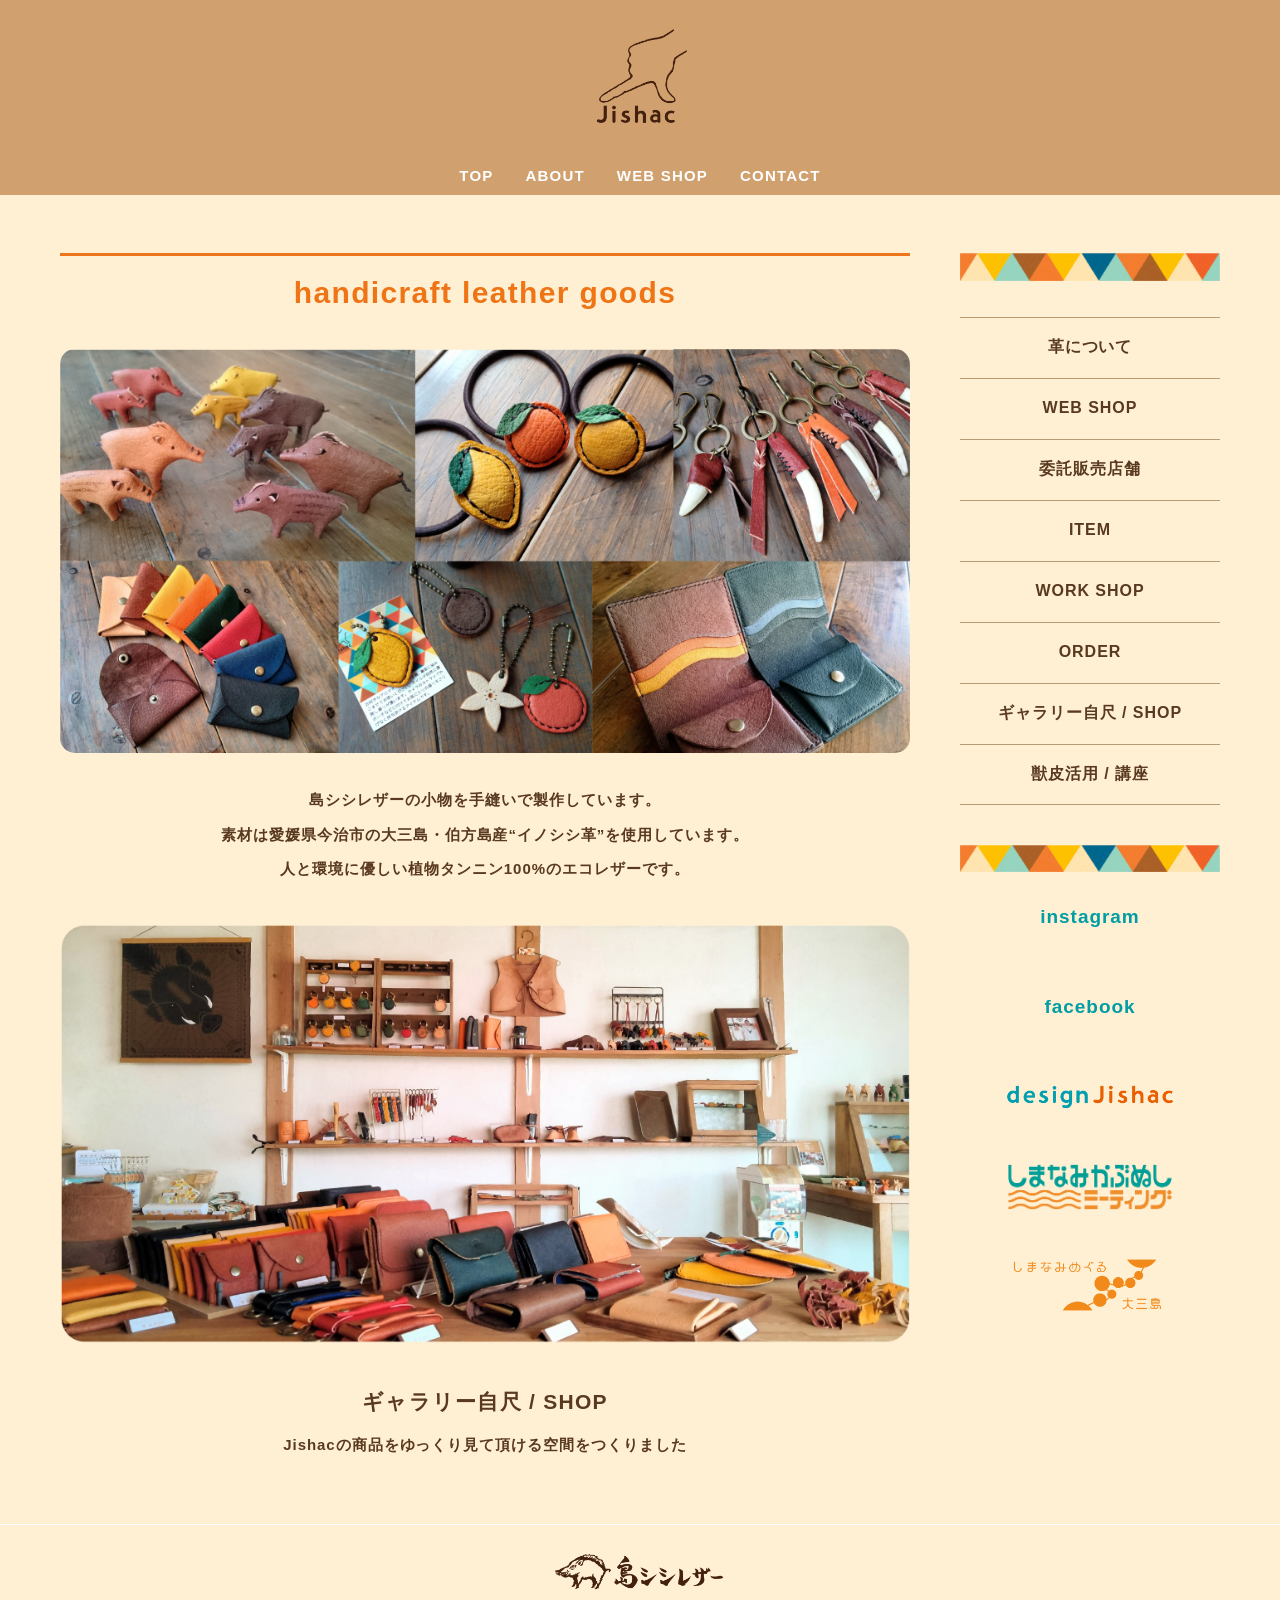
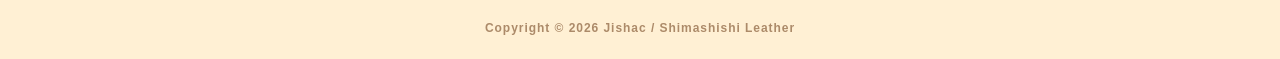
<file: index.html>
<!doctype html>
<html lang="ja">
<head>
  <meta charset="utf-8">
  <meta name="viewport" content="width=device-width, initial-scale=1">
  <title>Jishac | 島シシレザー</title>
  <meta name="description" content="大三島・伯方島産のイノシシ革を使った手仕事の革小物 Jishac">
  <link rel="icon" type="image/png" href="/images/favicon.png">
  <link rel="stylesheet" href="style.css">
</head>
<body>
  <div id="site-header-slot"></div>

  <div class="layout" id="top">
    <main>
      <section class="intro" id="about">
        <h1>handicraft leather goods</h1>
        <img class="hero-image" src="images/products.png" alt="Jishacの革小物いろいろ">
        <p class="description">
          島シシレザーの小物を手縫いで製作しています。<br>
          素材は愛媛県今治市の大三島・伯方島産“イノシシ革”を使用しています。<br>
          人と環境に優しい植物タンニン100%のエコレザーです。
        </p>
      </section>

    <section class="gallery" id="gallery">
  <a href="gallery.html" class="gallery-link">
    <img class="hero-image"
         src="images/gallery.png"
         alt="ギャラリー自尺の店内">

    <h2>ギャラリー自尺 / SHOP</h2>

    <p>
      Jishacの商品をゆっくり見て頂ける空間をつくりました
    </p>
  </a>
</section>
    </main>

    <div id="site-sidebar-slot"></div>
  </div>

  <div id="site-footer-slot"></div>
  <script src="site-components.js" defer></script>
</body>
</html>
</file>
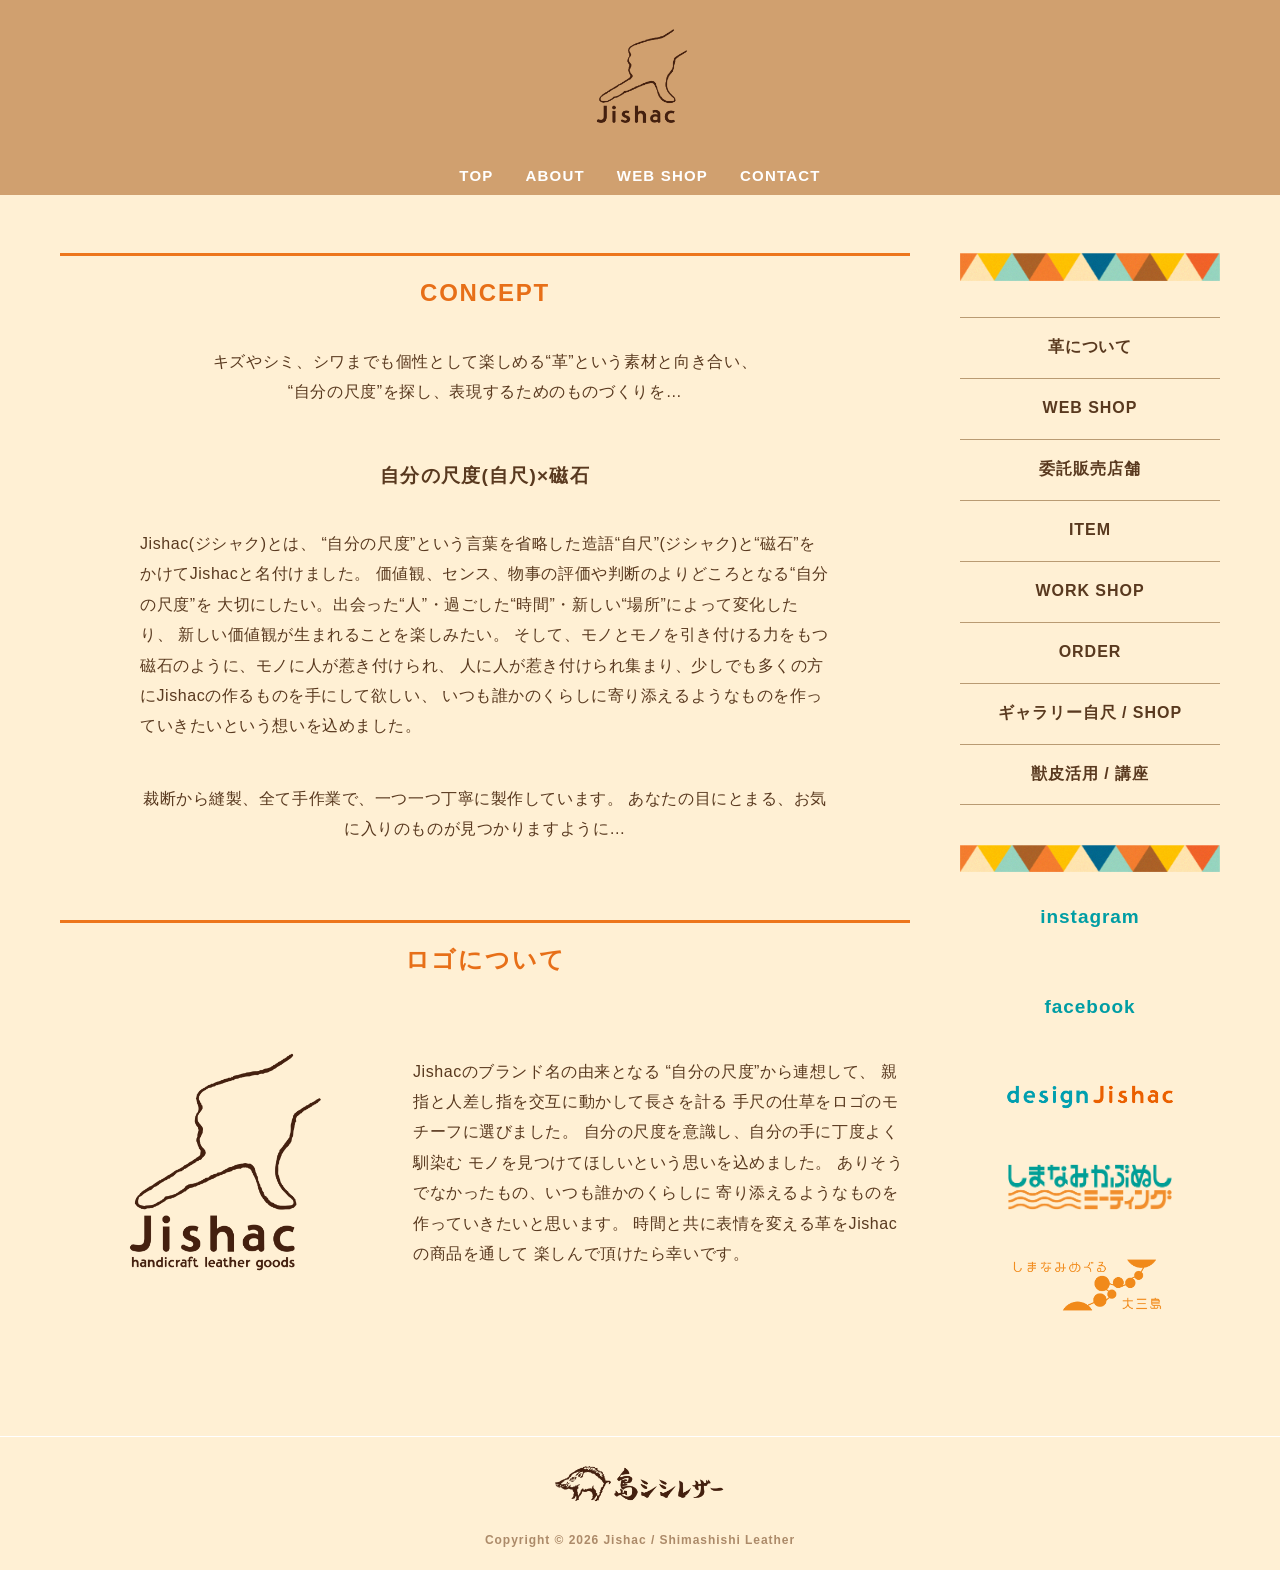
<file: about.html>
<!DOCTYPE html>
<html lang="ja">
<head>
  <meta charset="utf-8">
  <meta name="viewport" content="width=device-width, initial-scale=1">
  <title>ABOUT | Jishac 島シシレザー</title>
  <meta name="description" content="大三島・伯方島産のイノシシ革を使った手仕事の革小物 Jishac">
  <link rel="icon" type="image/png" href="/images/favicon.png">
  <link rel="stylesheet" href="style.css">
  <link rel="stylesheet" href="about.css">
</head>
<body>
  <div id="site-header-slot"></div>

  <div class="layout" id="top">
    <main class="about-main">
      <section class="about-section concept">
        <h1>CONCEPT</h1>
        <p class="concept-lead">
          キズやシミ、シワまでも個性として楽しめる&ldquo;革&rdquo;という素材と向き合い、<br>
          &ldquo;自分の尺度&rdquo;を探し、表現するためのものづくりを&hellip;
        </p>
        <h3>自分の尺度(自尺)&times;磁石</h3>
        <p class="concept-body">
          Jishac(ジシャク)とは、
          &ldquo;自分の尺度&rdquo;という言葉を省略した造語&ldquo;自尺&rdquo;(ジシャク)と&ldquo;磁石&rdquo;をかけてJishacと名付けました。
          価値観、センス、物事の評価や判断のよりどころとなる&ldquo;自分の尺度&rdquo;を
          大切にしたい。出会った&ldquo;人&rdquo;・過ごした&ldquo;時間&rdquo;・新しい&ldquo;場所&rdquo;によって変化したり、
          新しい価値観が生まれることを楽しみたい。
          そして、モノとモノを引き付ける力をもつ磁石のように、モノに人が惹き付けられ、
          人に人が惹き付けられ集まり、少しでも多くの方にJishacの作るものを手にして欲しい、
          いつも誰かのくらしに寄り添えるようなものを作っていきたいという想いを込めました。
        </p>
        <p class="concept-closing">
          裁断から縫製、全て手作業で、一つ一つ丁寧に製作しています。
          あなたの目にとまる、お気に入りのものが見つかりますように&hellip;
        </p>
      </section>

      <section class="about-section logo-story">
        <h2>ロゴについて</h2>
        <div class="logo-story-grid">
          <div class="logo-story-art">
            <img src="images/about-logo.png" alt="Jishac ロゴ">
          </div>
          <div class="logo-story-text">
            <p>
              Jishacのブランド名の由来となる &ldquo;自分の尺度&rdquo;から連想して、 親指と人差し指を交互に動かして長さを計る 手尺の仕草をロゴのモチーフに選びました。 自分の尺度を意識し、自分の手に丁度よく馴染む モノを見つけてほしいという思いを込めました。 ありそうでなかったもの、いつも誰かのくらしに 寄り添えるようなものを作っていきたいと思います。 時間と共に表情を変える革をJishacの商品を通して 楽しんで頂けたら幸いです。
            </p>
          </div>
        </div>
      </section>
    </main>

    <div id="site-sidebar-slot"></div>
  </div>

  <div id="site-footer-slot"></div>
  <script src="site-components.js" defer></script>
</body>
</html>
</file>
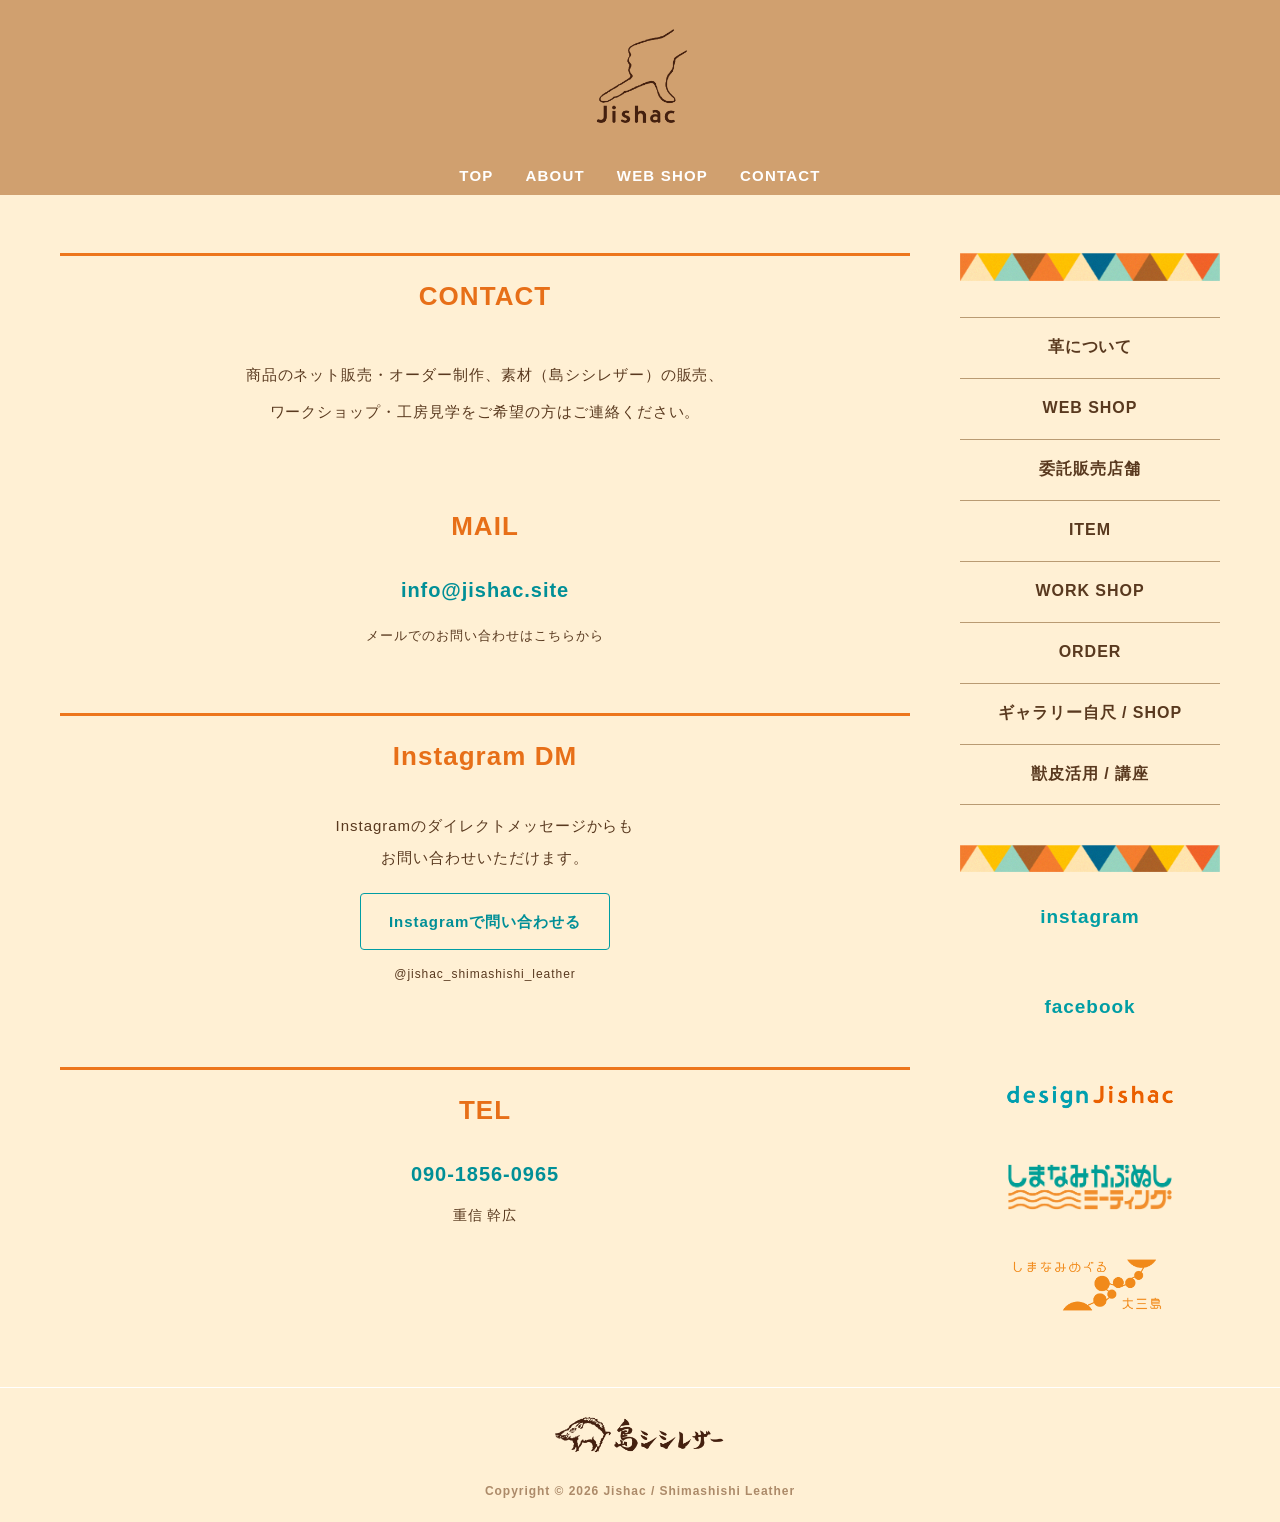
<file: contact.html>
<!doctype html>
<html lang="ja">
<head>
  <meta charset="utf-8">
  <meta name="viewport" content="width=device-width, initial-scale=1">
  <meta name="description" content="Jishacへの商品・オーダー・その他のお問い合わせ">
  <title>CONTACT | Jishac 島シシレザー</title>
  <link rel="icon" type="image/png" href="/images/favicon.png">
  <link rel="stylesheet" href="style.css">
  <link rel="stylesheet" href="contact.css">
</head>
<body>
  <div id="site-header-slot"></div>

  <div class="layout" id="top">
    <main class="contact-main">
      <section class="contact-section">
        <h1>CONTACT</h1>
        <p class="contact-intro">
          商品のネット販売・オーダー制作、素材（島シシレザー）の販売、<br>
          ワークショップ・工房見学をご希望の方はご連絡ください。
        </p>
        <div class="contact-method">
          <h2>MAIL</h2>
          <a class="contact-email" href="mailto:info@jishac.site">info@jishac.site</a>
          <p>メールでのお問い合わせはこちらから</p>
        </div>
      </section>

      <section class="contact-section contact-instagram">
        <h2>Instagram DM</h2>
        <p>Instagramのダイレクトメッセージからも<br>お問い合わせいただけます。</p>
        <a class="instagram-link" href="https://www.instagram.com/jishac_shimashishi_leather/" target="_blank" rel="noopener noreferrer">Instagramで問い合わせる</a>
        <p class="instagram-account">@jishac_shimashishi_leather</p>
      </section>

      <section class="contact-section contact-telephone">
        <h2>TEL</h2>
        <a href="tel:09018560965">090-1856-0965</a>
        <p>重信 幹広</p>
      </section>
    </main>

    <div id="site-sidebar-slot"></div>
  </div>

  <div id="site-footer-slot"></div>
  <script src="site-components.js" defer></script>
</body>
</html>
</file>
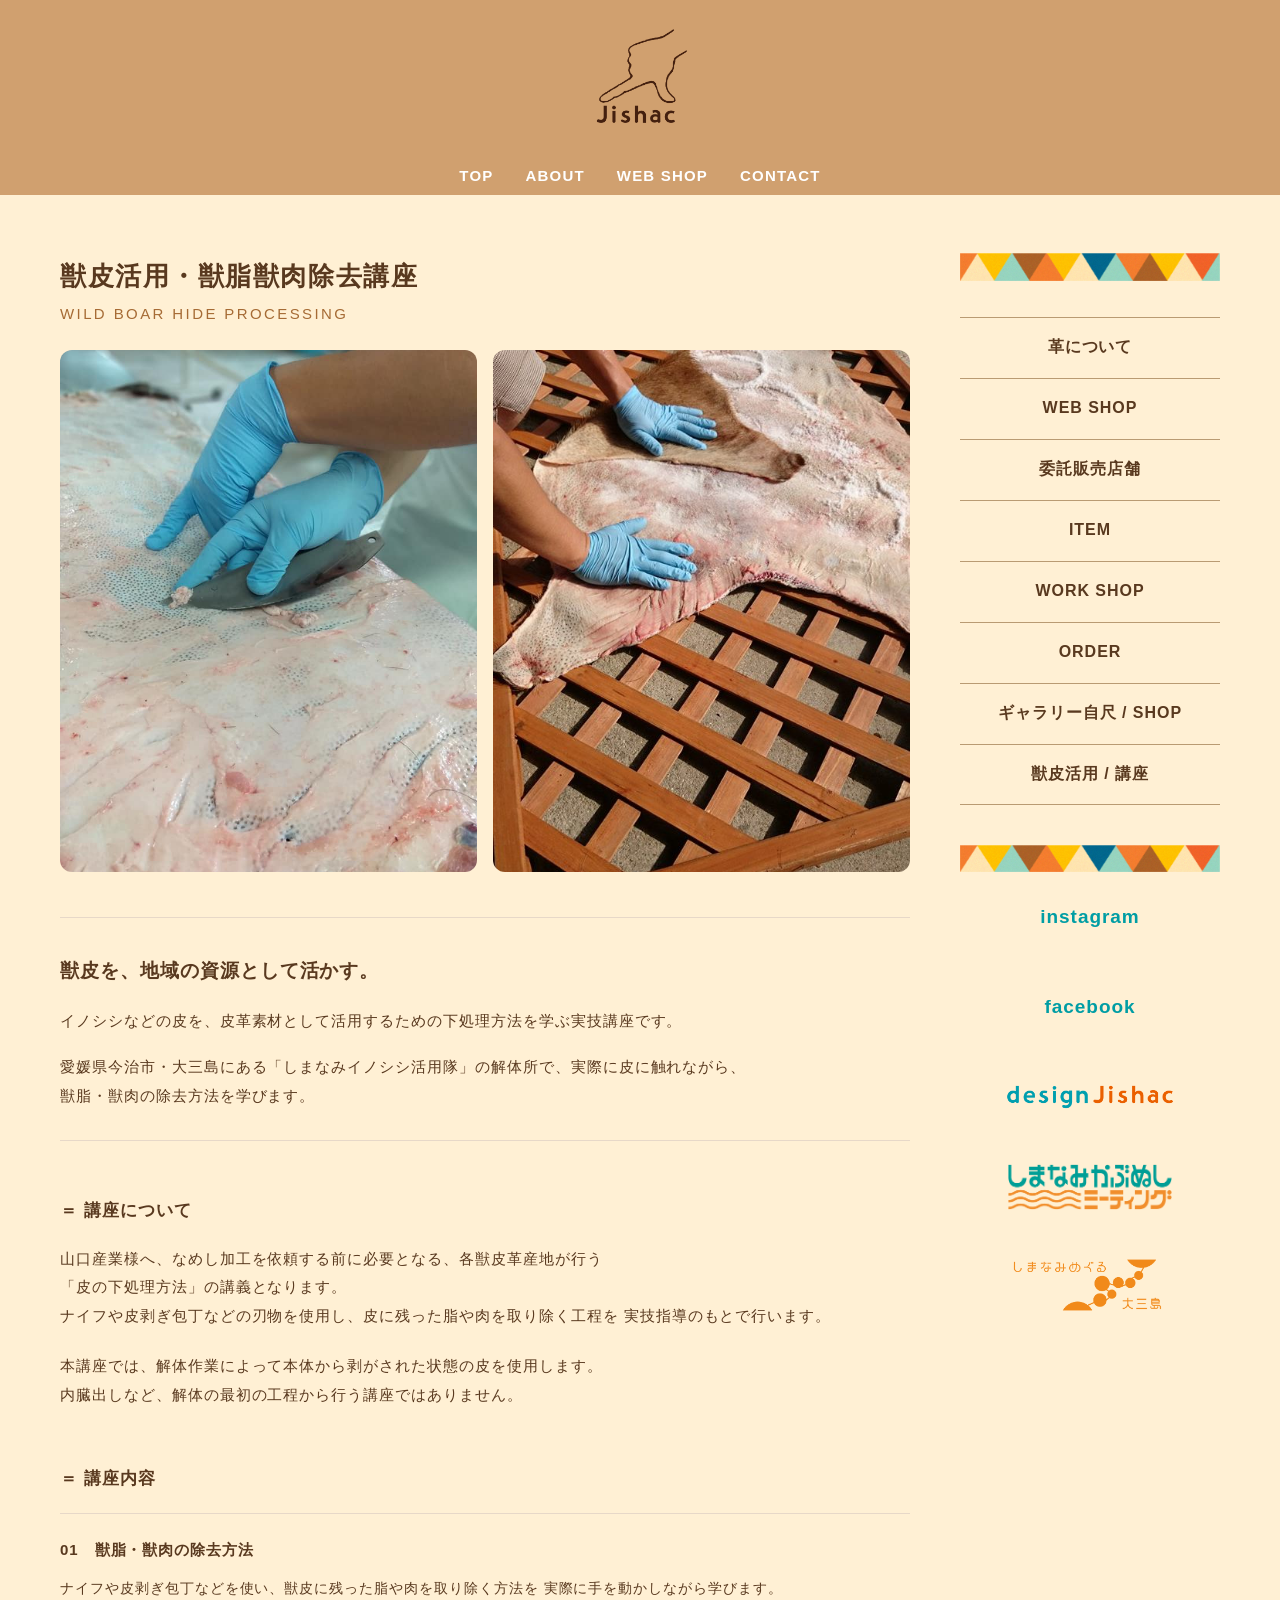
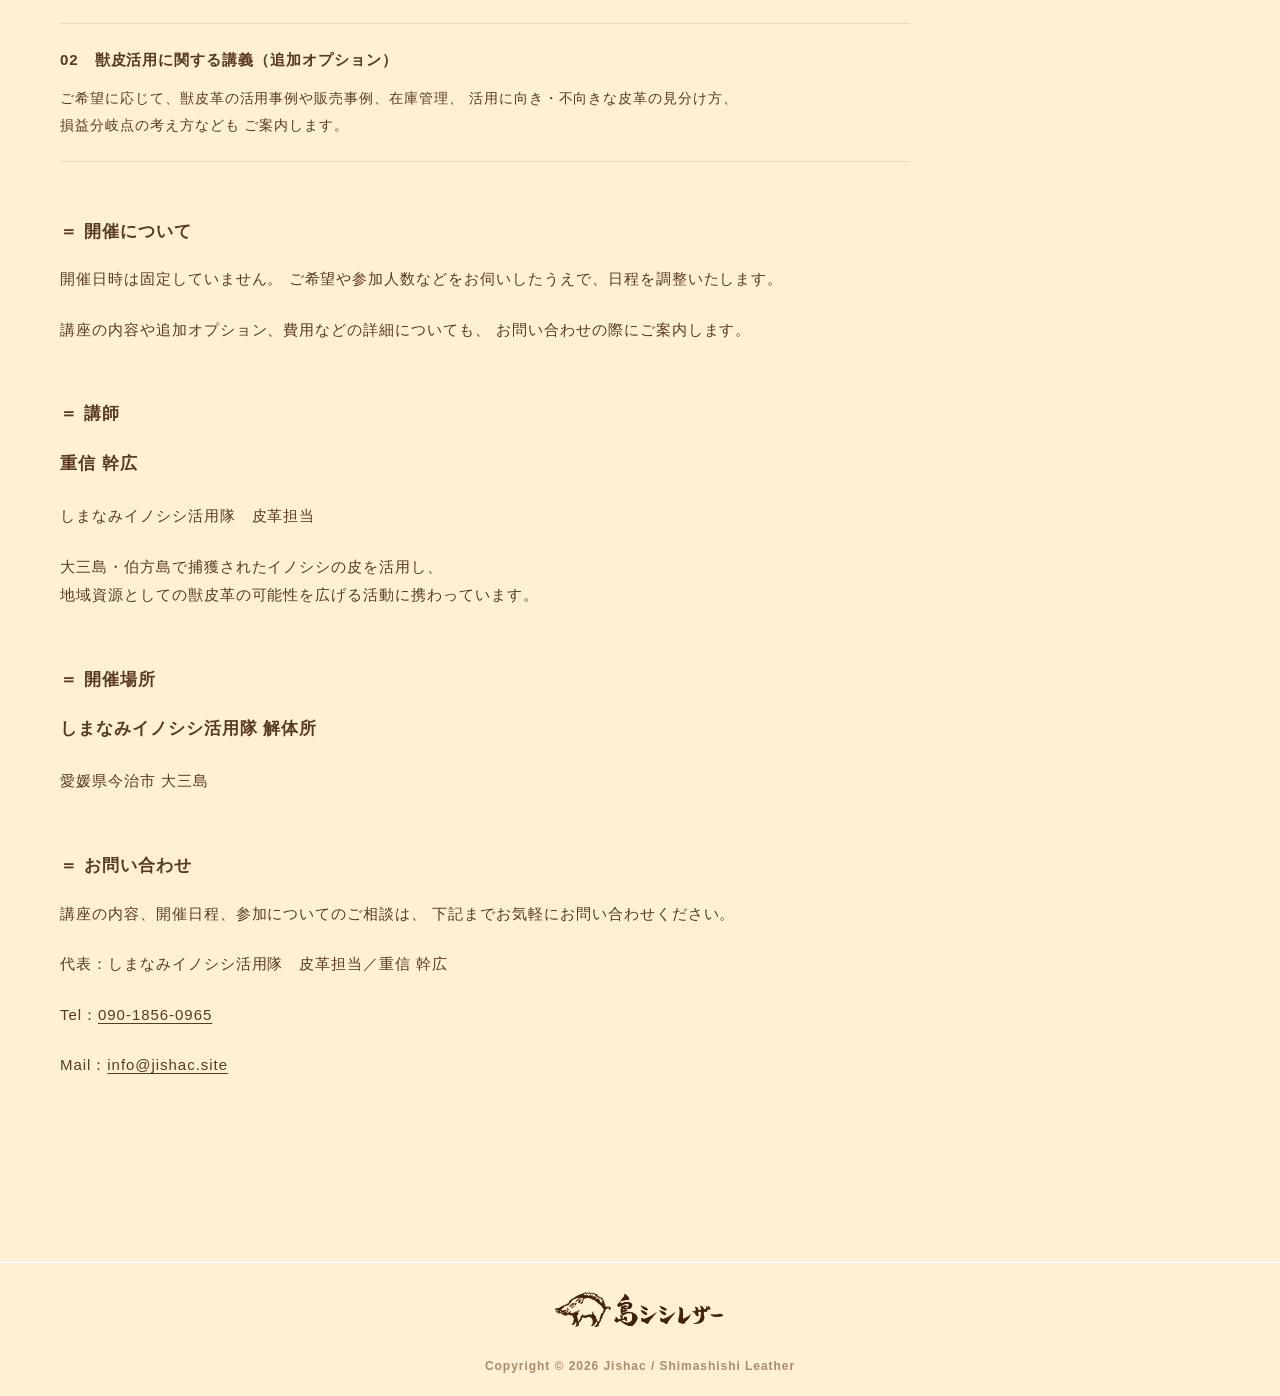
<file: course.html>
<!doctype html>
<html lang="ja">
<head>
  <meta charset="utf-8">
  <meta name="viewport" content="width=device-width, initial-scale=1">
  <title>獣皮活用・講座 | Jishac 島シシレザー</title>
  <meta name="description" content="イノシシ獣皮の下処理方法を実技で学ぶ講座。しまなみイノシシ活用隊による獣皮活用・講座のご案内。">
  <link rel="icon" type="image/png" href="/images/favicon.png">
  <link rel="stylesheet" href="style.css">
  <link rel="stylesheet" href="course.css">
</head>
<body>
  <div id="site-header-slot"></div>

  <div class="layout" id="top">
    <main class="course-main">
      <article>

        <section class="course-section course-intro">
          <h1>獣皮活用・獣脂獣肉除去講座</h1>
          <p class="course-en">WILD BOAR HIDE PROCESSING</p>
<div class="course-photos">
  <img src="images/course-photo-01.jpg"
       alt="イノシシの皮に残った脂を取り除く下処理作業">
  <img src="images/course-photo-02.jpg"
       alt="下処理を終えたイノシシの皮">
</div>
<div class="course-lead">
            <p><strong>獣皮を、地域の資源として活かす。</strong></p>
            <p>
              イノシシなどの皮を、皮革素材として活用するための下処理方法を学ぶ実技講座です。
            </p>
            <p>
              愛媛県今治市・大三島にある「しまなみイノシシ活用隊」の解体所で、実際に皮に触れながら、<br>
              獣脂・獣肉の除去方法を学びます。
            </p>
          </div>
        </section>

        <section class="course-section">
          <h2>＝ 講座について</h2>
          <p>
            山口産業様へ、なめし加工を依頼する前に必要となる、各獣皮革産地が行う<br>
「皮の下処理方法」の講義となります。<br>
            ナイフや皮剥ぎ包丁などの刃物を使用し、皮に残った脂や肉を取り除く工程を
            実技指導のもとで行います。
          </p>
          <p>
            本講座では、解体作業によって本体から剥がされた状態の皮を使用します。<br>
            内臓出しなど、解体の最初の工程から行う講座ではありません。
          </p>
        </section>

        <section class="course-section">
          <h2>＝ 講座内容</h2>

          <div class="course-item">
            <h3>01　獣脂・獣肉の除去方法</h3>
            <p>
              ナイフや皮剥ぎ包丁などを使い、獣皮に残った脂や肉を取り除く方法を
              実際に手を動かしながら学びます。
            </p>
          </div>

          <div class="course-item">
            <h3>02　獣皮活用に関する講義（追加オプション）</h3>
            <p>
              ご希望に応じて、獣皮革の活用事例や販売事例、在庫管理、
              活用に向き・不向きな皮革の見分け方、<br>損益分岐点の考え方なども
              ご案内します。
            </p>
          </div>
        </section>

        <section class="course-section">
          <h2>＝ 開催について</h2>
          <p>
            開催日時は固定していません。
            ご希望や参加人数などをお伺いしたうえで、日程を調整いたします。
          </p>
          <p>
            講座の内容や追加オプション、費用などの詳細についても、
            お問い合わせの際にご案内します。
          </p>
        </section>

        <section class="course-section course-instructor">
          <h2>＝ 講師</h2>
          <p class="course-instructor-name">重信 幹広</p>
          <p>
            しまなみイノシシ活用隊　皮革担当
          </p>
          <p>
            大三島・伯方島で捕獲されたイノシシの皮を活用し、<br>
            地域資源としての獣皮革の可能性を広げる活動に携わっています。
          </p>
        </section>

        <section class="course-section course-place">
          <h2>＝ 開催場所</h2>
          <p class="course-place-name">しまなみイノシシ活用隊 解体所</p>
          <p>
            愛媛県今治市 大三島
          </p>
        </section>

        <section class="course-section course-contact">
          <h2>＝ お問い合わせ</h2>
          <p>
            講座の内容、開催日程、参加についてのご相談は、
            下記までお気軽にお問い合わせください。
          </p>
          <p>代表：しまなみイノシシ活用隊　皮革担当／重信 幹広</p>
          <p>Tel：<a href="tel:09018560965">090-1856-0965</a></p>
          <p>Mail：<a href="mailto:info@jishac.site">info@jishac.site</a></p>
        </section>

      </article>
    </main>

    <div id="site-sidebar-slot"></div>
  </div>

  <div id="site-footer-slot"></div>
  <script src="site-components.js" defer></script>
</body>
</html>
</file>
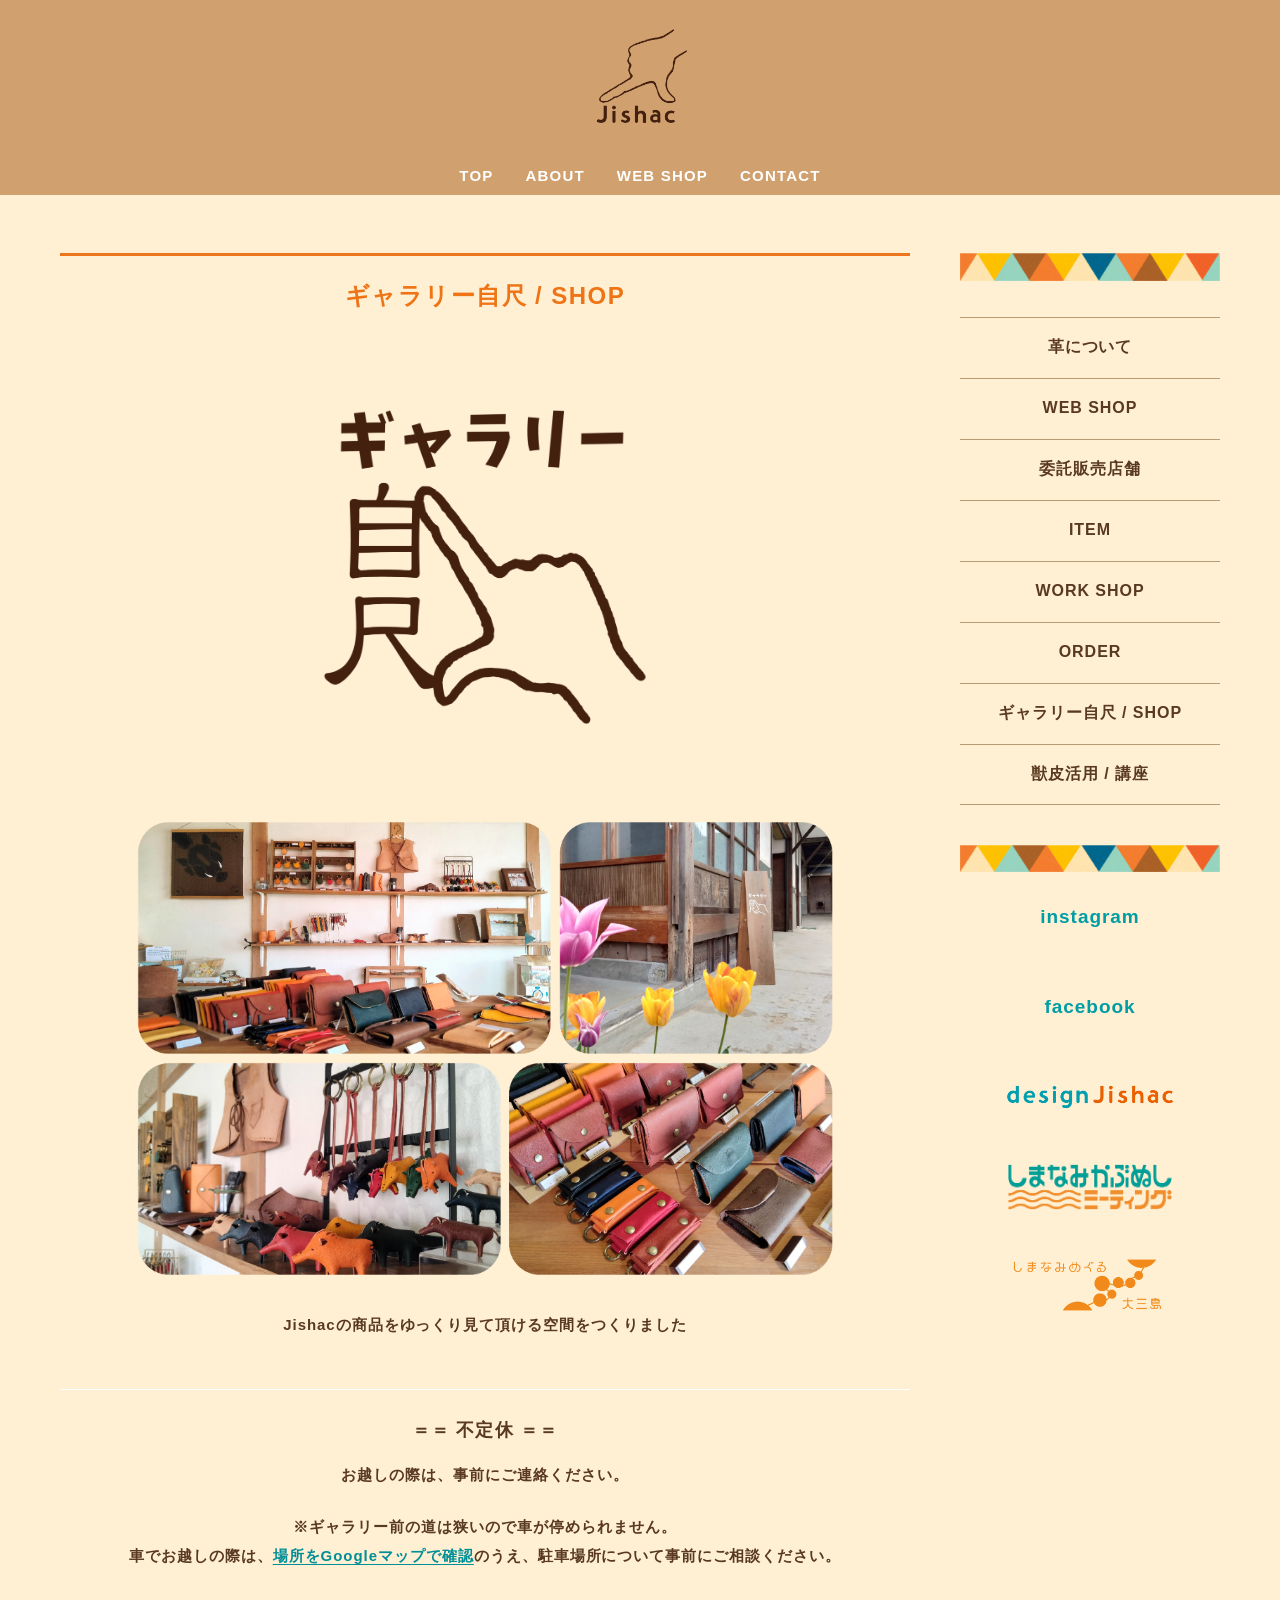
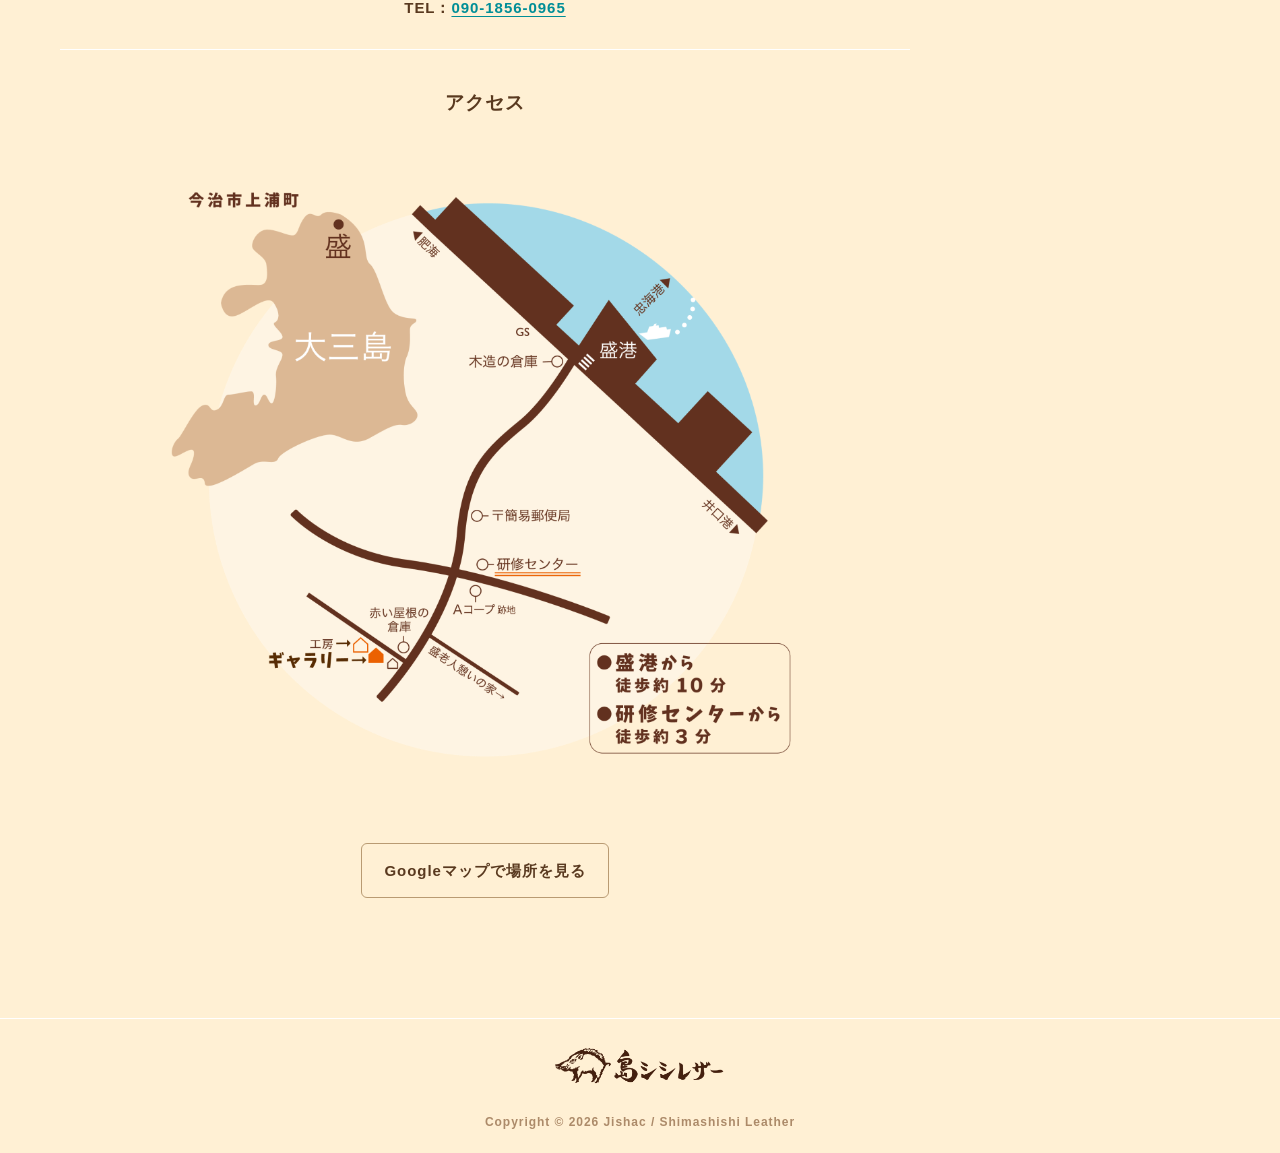
<file: gallery.html>
<!doctype html>
<html lang="ja">
<head>
  <meta charset="utf-8">
  <meta name="viewport" content="width=device-width, initial-scale=1">
  <title>ギャラリー自尺 / SHOP | Jishac 島シシレザー</title>
  <meta name="description" content="愛媛県今治市大三島にあるJishacのギャラリー自尺。店舗紹介、ご来店案内、アクセスをご紹介します。">
  <link rel="icon" type="image/png" href="/images/favicon.png">
  <link rel="stylesheet" href="style.css">
  <link rel="stylesheet" href="gallery.css">
</head>
<body>
  <div id="site-header-slot"></div>
  <div class="layout" id="top">
    <main class="gallery-page-main">
      <section class="gallery-page-section">
        <h1>ギャラリー自尺 / SHOP</h1>
        <img class="gallery-page-logo" src="images/gallery-logo.png" alt="ギャラリー自尺のロゴ">
        <img class="gallery-page-photos" src="images/gallery-photos.png" alt="ギャラリー自尺の店内、店舗外観、島シシレザーの革小物の写真4枚">
        <p class="gallery-page-intro">Jishacの商品をゆっくり見て頂ける空間をつくりました</p>
      </section>
      <section class="gallery-page-visit" aria-labelledby="visit-title">
        <h2 id="visit-title">＝＝ 不定休 ＝＝</h2>
        <p>お越しの際は、事前にご連絡ください。</p>
        <p>※ギャラリー前の道は狭いので車が停められません。<br>車でお越しの際は、<a href="https://maps.app.goo.gl/RR9n3s8RskBXzPMeA" target="_blank" rel="noopener noreferrer">場所をGoogleマップで確認</a>のうえ、駐車場所について事前にご相談ください。</p>
        <p>TEL：<a href="tel:09018560965">090-1856-0965</a></p>
      </section>
      <section class="gallery-page-access" aria-labelledby="access-title">
        <h2 id="access-title">アクセス</h2>
        <img src="images/gallery-access.png" alt="ギャラリー自尺への道案内。盛港から徒歩約10分、研修センターから徒歩約3分。">
        <div class="gallery-page-map-link"><a href="https://maps.app.goo.gl/RR9n3s8RskBXzPMeA" target="_blank" rel="noopener noreferrer">Googleマップで場所を見る</a></div>
      </section>
    </main>
    <div id="site-sidebar-slot"></div>
  </div>
  <div id="site-footer-slot"></div>
  <script src="site-components.js" defer></script>
</body>
</html>
</file>
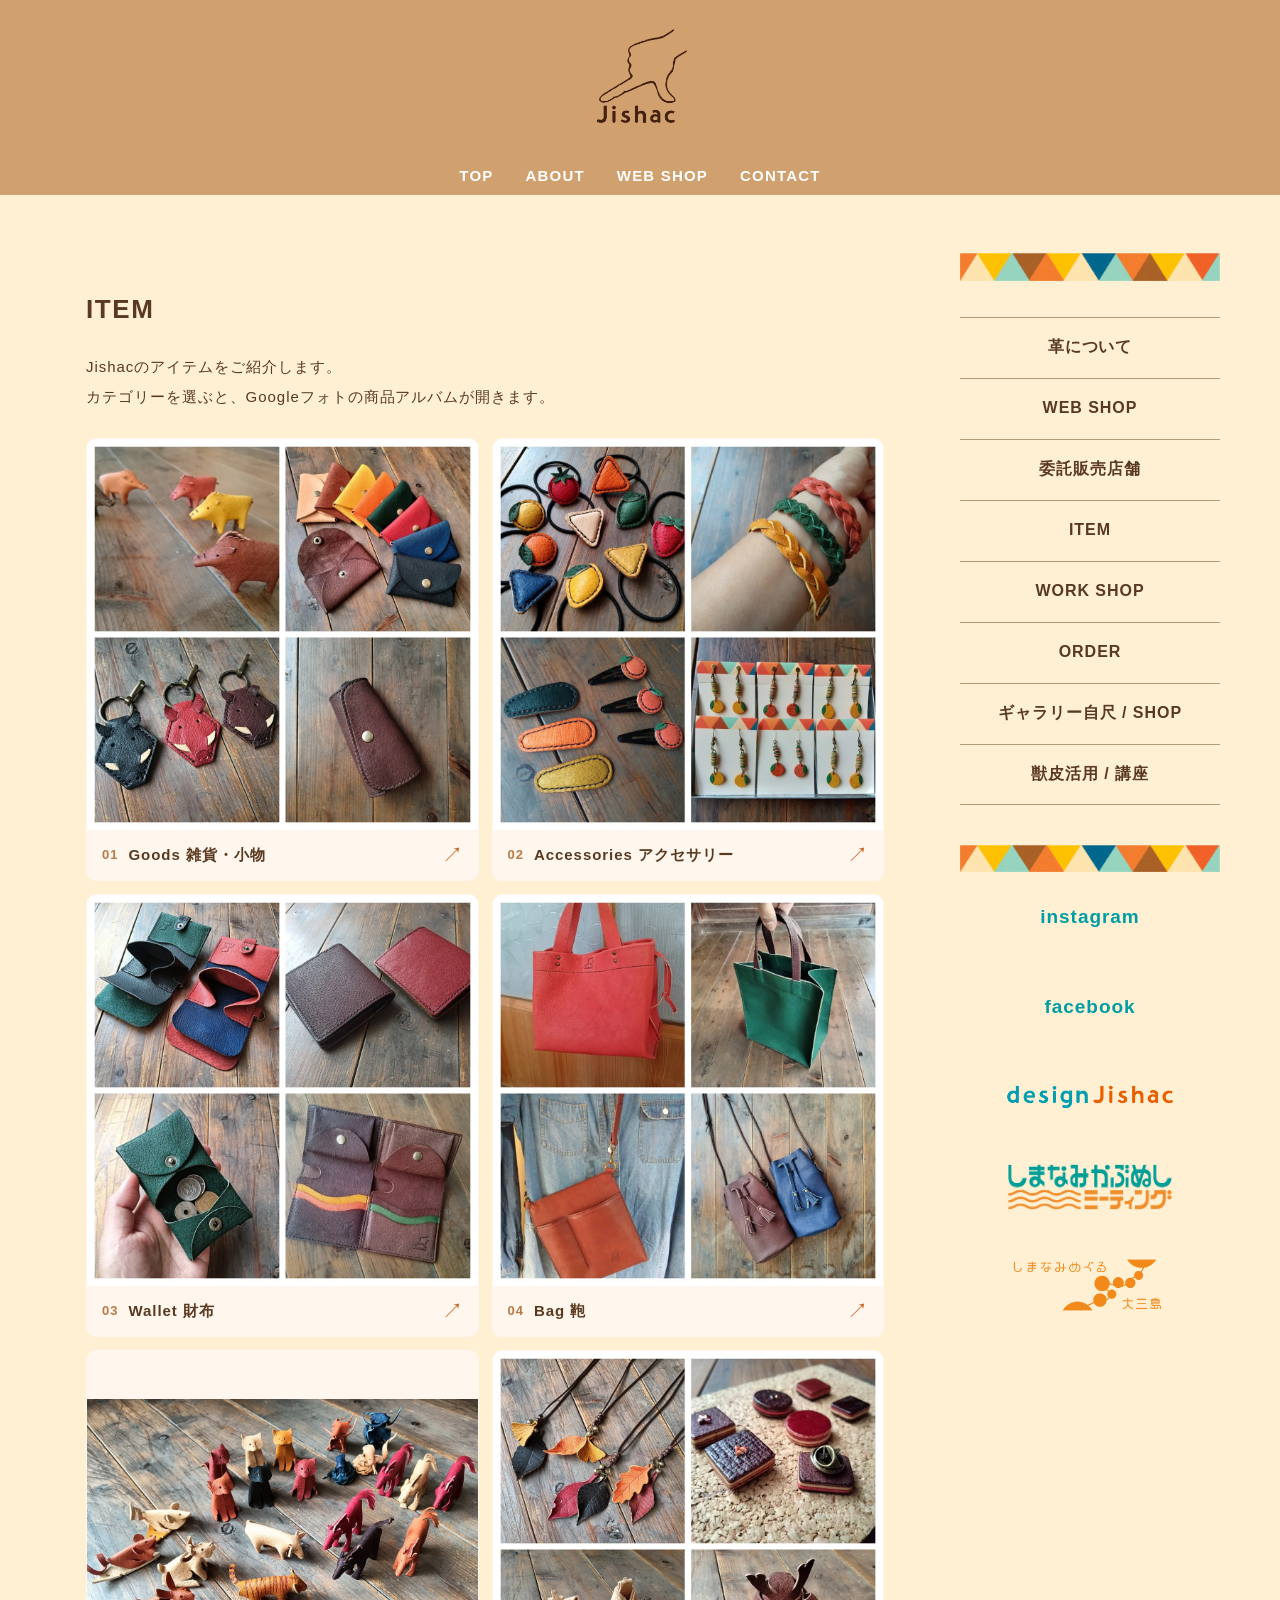
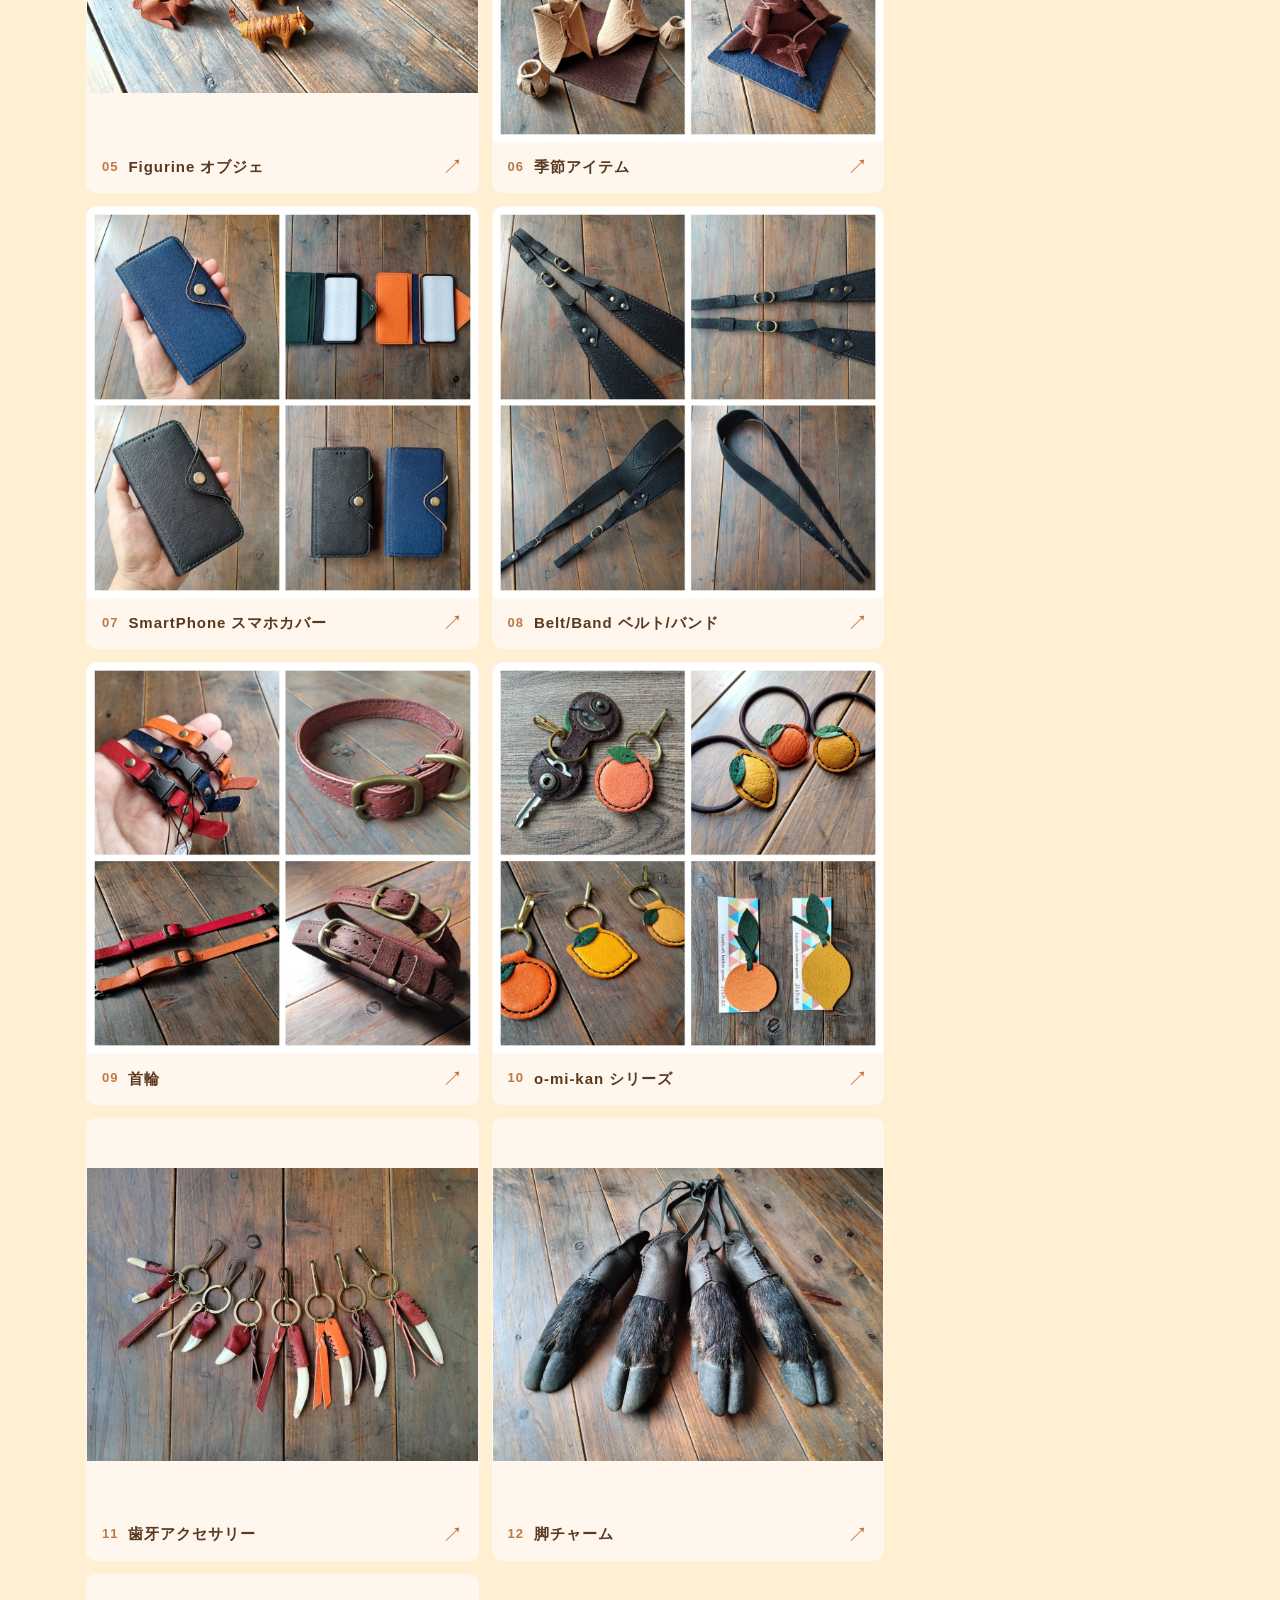
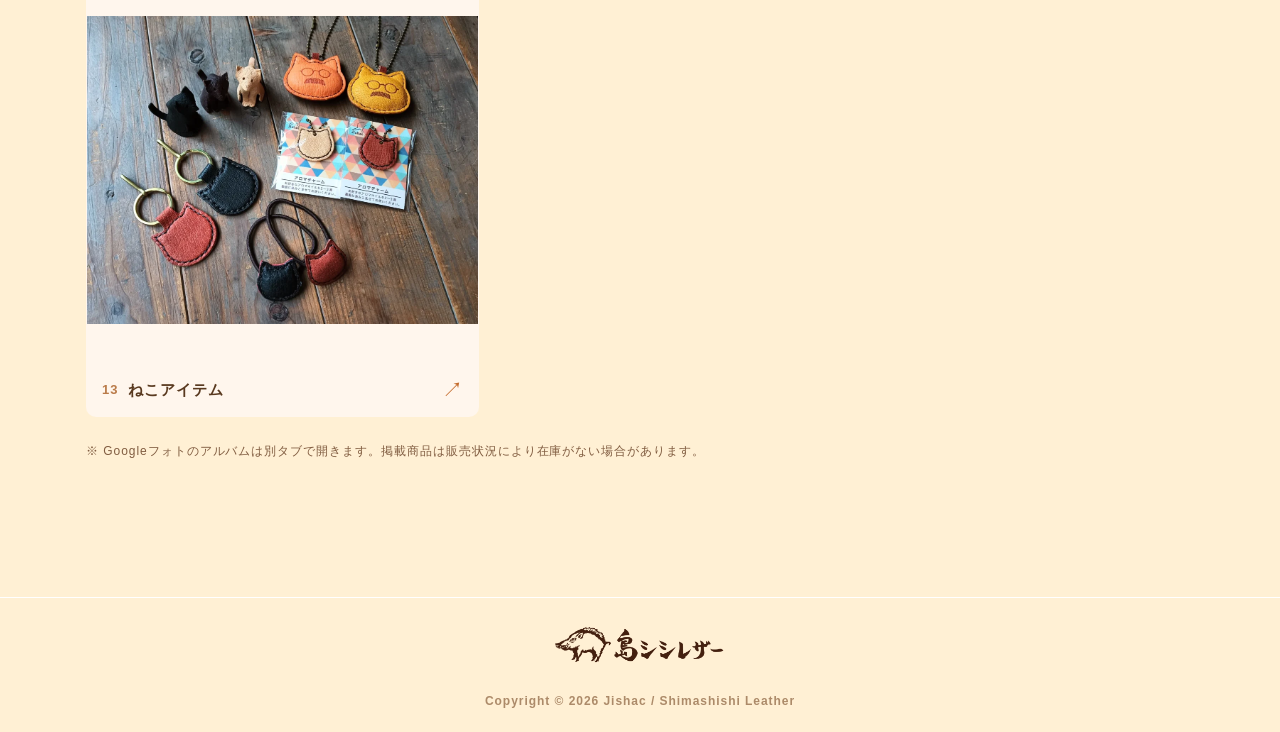
<file: item.html>
<!doctype html>
<html lang="ja">
<head>
  <meta charset="utf-8">
  <meta name="viewport" content="width=device-width, initial-scale=1">
  <title>ITEM | Jishac 島シシレザー</title>
  <meta name="description" content="Jishac 島シシレザーの商品カテゴリーとGoogleフォトの商品アルバムをご紹介します。">
  <link rel="icon" type="image/png" href="/images/favicon.png">
  <link rel="stylesheet" href="style.css">
  <link rel="stylesheet" href="item.css">
</head>
<body>
  <div id="site-header-slot"></div>

  <div class="layout" id="top">
    <main class="item-main">
      <section class="item-section" aria-labelledby="item-title">
<h1 id="item-title">ITEM</h1>
<p class="item-lead">Jishacのアイテムをご紹介します。<br>カテゴリーを選ぶと、Googleフォトの商品アルバムが開きます。</p>
        <div class="item-grid">
          <a class="item-card" href="https://photos.app.goo.gl/qkN1wc6yDUzUYmsr6" target="_blank" rel="noopener noreferrer" aria-label="Goods 雑貨・小物のGoogleフォトアルバムを開く">
            <img class="item-photo" src="images/item-01.webp" alt="" loading="lazy" width="800" height="800">
            <span class="item-number">01</span>
            <span class="item-name">Goods 雑貨・小物</span>
            <span class="item-arrow" aria-hidden="true">↗</span>
          </a>
          <a class="item-card" href="https://photos.app.goo.gl/RVgdbdHf1HficDYS8" target="_blank" rel="noopener noreferrer" aria-label="Accessories アクセサリーのGoogleフォトアルバムを開く">
            <img class="item-photo" src="images/item-02.webp" alt="" loading="lazy" width="800" height="800">
            <span class="item-number">02</span>
            <span class="item-name">Accessories アクセサリー</span>
            <span class="item-arrow" aria-hidden="true">↗</span>
          </a>
          <a class="item-card" href="https://photos.app.goo.gl/eaDTdh5gTAf2KhTh8" target="_blank" rel="noopener noreferrer" aria-label="Wallet 財布のGoogleフォトアルバムを開く">
            <img class="item-photo" src="images/item-03.webp" alt="" loading="lazy" width="800" height="800">
            <span class="item-number">03</span>
            <span class="item-name">Wallet 財布</span>
            <span class="item-arrow" aria-hidden="true">↗</span>
          </a>
          <a class="item-card" href="https://photos.app.goo.gl/25PikoZLHsoqfCWq5" target="_blank" rel="noopener noreferrer" aria-label="Bag 鞄のGoogleフォトアルバムを開く">
            <img class="item-photo" src="images/item-04.webp" alt="" loading="lazy" width="800" height="800">
            <span class="item-number">04</span>
            <span class="item-name">Bag 鞄</span>
            <span class="item-arrow" aria-hidden="true">↗</span>
          </a>
          <a class="item-card" href="https://photos.app.goo.gl/5Mo3ezcAEjPJYBM49" target="_blank" rel="noopener noreferrer" aria-label="Figurine オブジェのGoogleフォトアルバムを開く">
            <img class="item-photo" src="images/item-05.webp" alt="" loading="lazy" width="800" height="800">
            <span class="item-number">05</span>
            <span class="item-name">Figurine オブジェ</span>
            <span class="item-arrow" aria-hidden="true">↗</span>
          </a>
          <a class="item-card" href="https://photos.app.goo.gl/f3Txy81YWRPdQYRA7" target="_blank" rel="noopener noreferrer" aria-label="季節アイテムのGoogleフォトアルバムを開く">
            <img class="item-photo" src="images/item-06.webp" alt="" loading="lazy" width="800" height="800">
            <span class="item-number">06</span>
            <span class="item-name">季節アイテム</span>
            <span class="item-arrow" aria-hidden="true">↗</span>
          </a>
          <a class="item-card" href="https://photos.app.goo.gl/6doQc64RH1xMvfdN7" target="_blank" rel="noopener noreferrer" aria-label="SmartPhone スマホカバーのGoogleフォトアルバムを開く">
            <img class="item-photo" src="images/item-07.webp" alt="" loading="lazy" width="800" height="800">
            <span class="item-number">07</span>
            <span class="item-name">SmartPhone スマホカバー</span>
            <span class="item-arrow" aria-hidden="true">↗</span>
          </a>
          <a class="item-card" href="https://photos.app.goo.gl/RkSSrdtZR9hX9csx7" target="_blank" rel="noopener noreferrer" aria-label="Belt/Band ベルト/バンドのGoogleフォトアルバムを開く">
            <img class="item-photo" src="images/item-08.webp" alt="" loading="lazy" width="800" height="800">
            <span class="item-number">08</span>
            <span class="item-name">Belt/Band ベルト/バンド</span>
            <span class="item-arrow" aria-hidden="true">↗</span>
          </a>
          <a class="item-card" href="https://photos.app.goo.gl/EK6jnZS8rYEbDihm8" target="_blank" rel="noopener noreferrer" aria-label="首輪のGoogleフォトアルバムを開く">
            <img class="item-photo" src="images/item-09.webp" alt="" loading="lazy" width="800" height="800">
            <span class="item-number">09</span>
            <span class="item-name">首輪</span>
            <span class="item-arrow" aria-hidden="true">↗</span>
          </a>
          <a class="item-card" href="https://photos.app.goo.gl/Jzjdk4Vid9X2jaxu9" target="_blank" rel="noopener noreferrer" aria-label="o-mi-kan シリーズのGoogleフォトアルバムを開く">
            <img class="item-photo" src="images/item-10.webp" alt="" loading="lazy" width="800" height="800">
            <span class="item-number">10</span>
            <span class="item-name">o-mi-kan シリーズ</span>
            <span class="item-arrow" aria-hidden="true">↗</span>
          </a>
          <a class="item-card" href="https://photos.app.goo.gl/xccutQjGZkmpdEAt5" target="_blank" rel="noopener noreferrer" aria-label="歯牙アクセサリーのGoogleフォトアルバムを開く">
            <img class="item-photo" src="images/item-11.webp" alt="" loading="lazy" width="800" height="800">
            <span class="item-number">11</span>
            <span class="item-name">歯牙アクセサリー</span>
            <span class="item-arrow" aria-hidden="true">↗</span>
          </a>
          <a class="item-card" href="https://photos.app.goo.gl/HwSsRcVy2LacuTu49" target="_blank" rel="noopener noreferrer" aria-label="脚チャームのGoogleフォトアルバムを開く">
            <img class="item-photo" src="images/item-12.webp" alt="" loading="lazy" width="800" height="800">
            <span class="item-number">12</span>
            <span class="item-name">脚チャーム</span>
            <span class="item-arrow" aria-hidden="true">↗</span>
          </a>
          <a class="item-card" href="https://photos.app.goo.gl/fq1FAh9CVR93DezHA" target="_blank" rel="noopener noreferrer" aria-label="ねこアイテムのGoogleフォトアルバムを開く">
            <img class="item-photo" src="images/item-13.webp" alt="" loading="lazy" width="800" height="800">
            <span class="item-number">13</span>
            <span class="item-name">ねこアイテム</span>
            <span class="item-arrow" aria-hidden="true">↗</span>
          </a>
        </div>
        <p class="item-note">※ Googleフォトのアルバムは別タブで開きます。掲載商品は販売状況により在庫がない場合があります。</p>
      </section>
    </main>

    <div id="site-sidebar-slot"></div>
  </div>

  <div id="site-footer-slot"></div>
  <script src="site-components.js" defer></script>
</body>
</html>
</file>
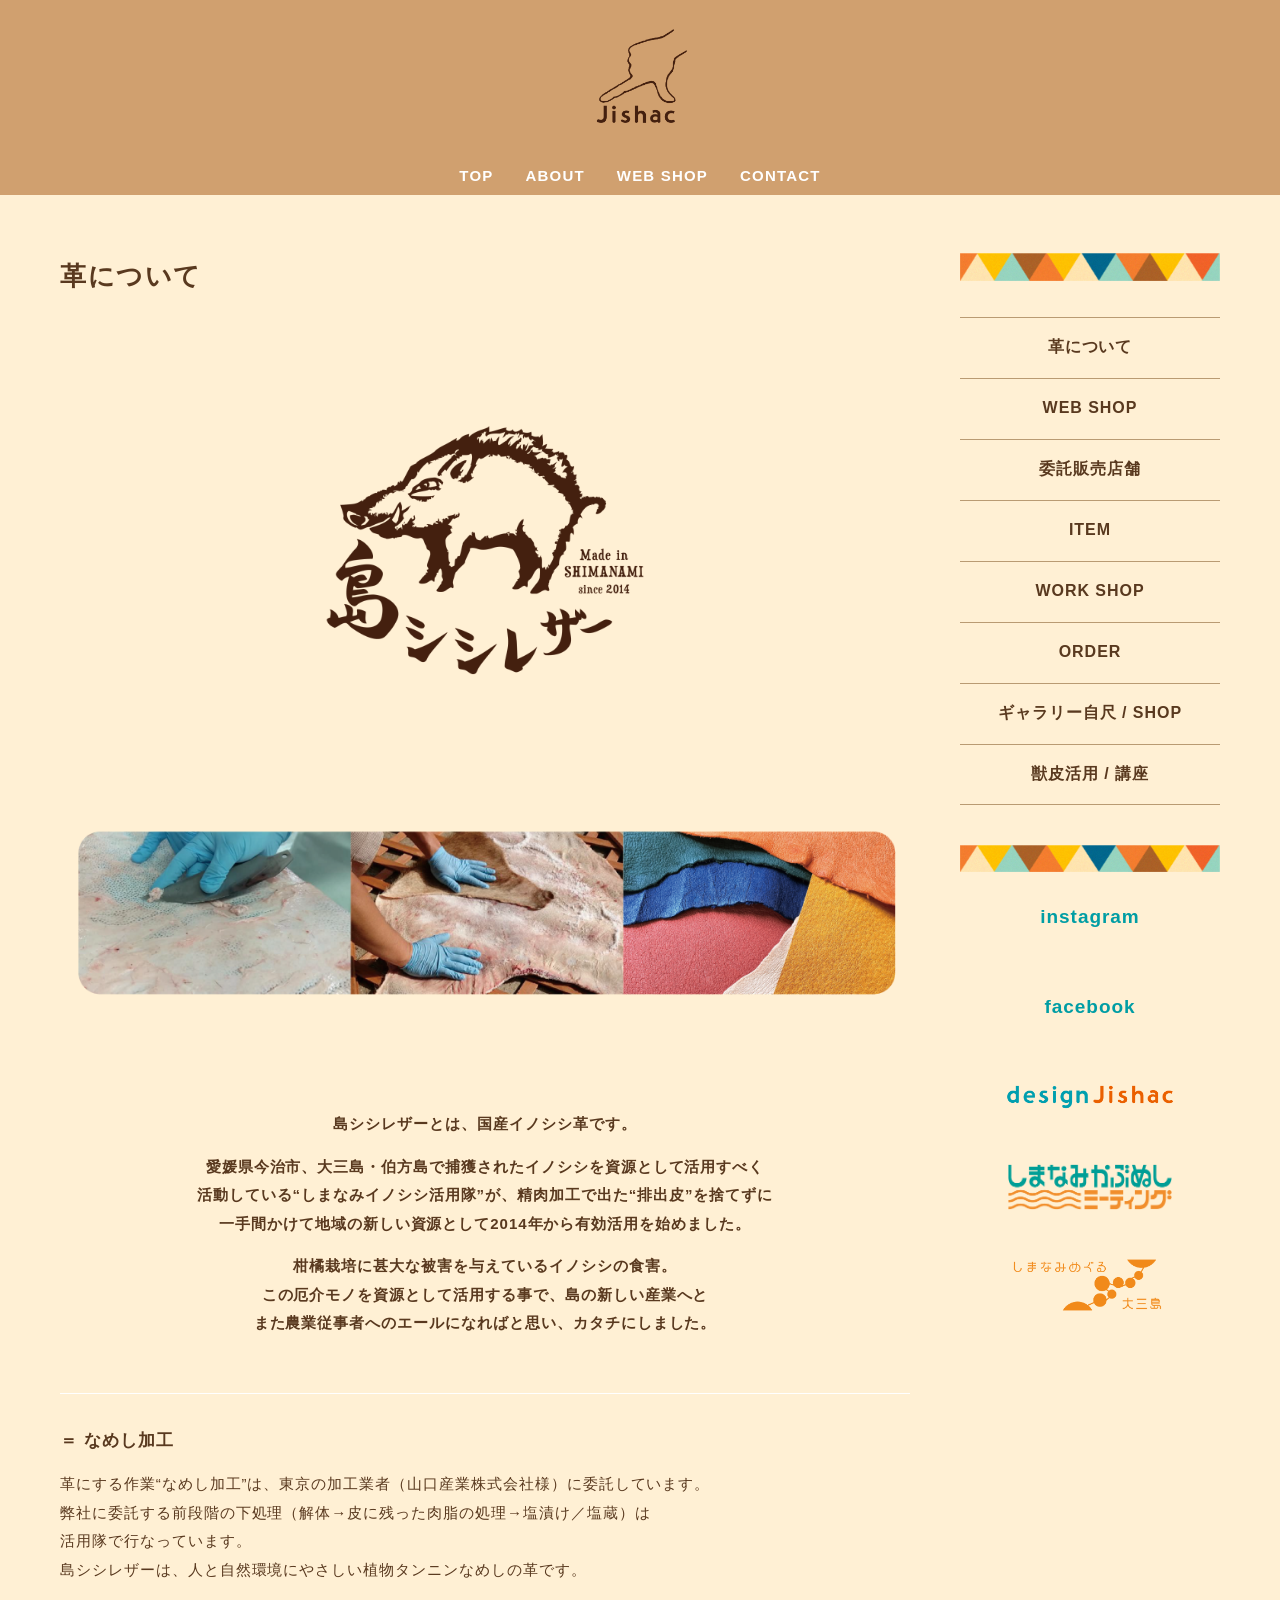
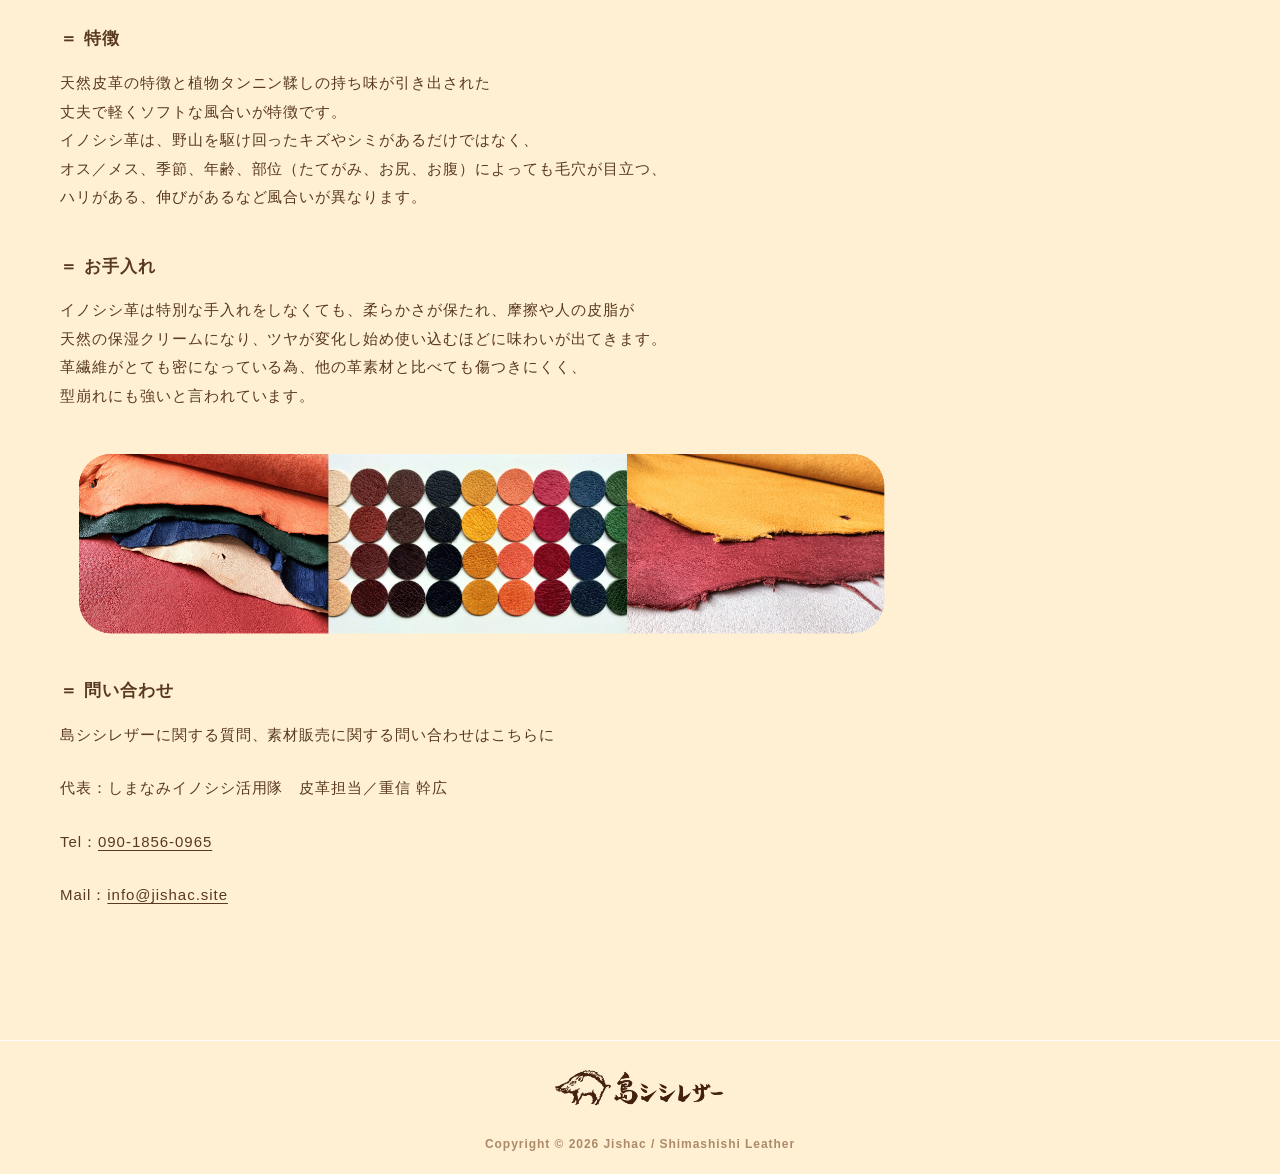
<file: leather.html>
<!doctype html>
<html lang="ja">
<head>
  <meta charset="utf-8">
  <meta name="viewport" content="width=device-width, initial-scale=1">
  <title>革について | Jishac 島シシレザー</title>
  <meta name="description" content="大三島・伯方島産のイノシシ革、島シシレザーの特徴・なめし加工・お手入れについて">
  <link rel="icon" type="image/png" href="/images/favicon.png">
  <link rel="stylesheet" href="style.css">
  <link rel="stylesheet" href="leather.css">
</head>
<body>
  <div id="site-header-slot"></div>

  <div class="layout" id="top">
    <main class="leather-main">
      <article>
        <section class="leather-section leather-intro">
          <h1>革について</h1>
          <img class="leather-logo" src="images/shimashishi-logo.png" alt="島シシレザー Made in SHIMANAMI since 2014">
          <img class="leather-photo" src="images/leather-process.png" alt="島シシレザーの加工工程と色とりどりの革">
          <div class="leather-lead">
            <p><strong>島シシレザーとは、国産イノシシ革です。</strong></p>
            <p>愛媛県今治市、大三島・伯方島で捕獲されたイノシシを資源として活用すべく<br>活動している“しまなみイノシシ活用隊”が、精肉加工で出た“排出皮”を捨てずに<br>一手間かけて地域の新しい資源として2014年から有効活用を始めました。</p>
            <p>柑橘栽培に甚大な被害を与えているイノシシの食害。<br>この厄介モノを資源として活用する事で、島の新しい産業へと<br>また農業従事者へのエールになればと思い、カタチにしました。</p>
          </div>
        </section>

        <section class="leather-section leather-details">
          <h2>＝ なめし加工</h2>
          <p>革にする作業“なめし加工”は、東京の加工業者（山口産業株式会社様）に委託しています。<br>弊社に委託する前段階の下処理（解体→皮に残った肉脂の処理→塩漬け／塩蔵）は<br>活用隊で行なっています。<br>島シシレザーは、人と自然環境にやさしい植物タンニンなめしの革です。</p>

          <h2>＝ 特徴</h2>
          <p>天然皮革の特徴と植物タンニン鞣しの持ち味が引き出された<br>丈夫で軽くソフトな風合いが特徴です。<br>イノシシ革は、野山を駆け回ったキズやシミがあるだけではなく、<br>オス／メス、季節、年齢、部位（たてがみ、お尻、お腹）によっても毛穴が目立つ、<br>ハリがある、伸びがあるなど風合いが異なります。</p>

          <h2>＝ お手入れ</h2>
          <p>イノシシ革は特別な手入れをしなくても、柔らかさが保たれ、摩擦や人の皮脂が<br>天然の保湿クリームになり、ツヤが変化し始め使い込むほどに味わいが出てきます。<br>革繊維がとても密になっている為、他の革素材と比べても傷つきにくく、<br>型崩れにも強いと言われています。</p>
          <img class="hero-image" src="images/leather-colors.png" alt="島シシレザーの豊富なカラーと革の質感">
        </section>

        <section class="leather-section leather-contact">
          <h2>＝ 問い合わせ</h2>
          <p>島シシレザーに関する質問、素材販売に関する問い合わせはこちらに</p>
          <p>代表：しまなみイノシシ活用隊　皮革担当／重信 幹広</p>
          <p>Tel：<a href="tel:09018560965">090-1856-0965</a></p>
          <p>Mail：<a href="mailto:info@jishac.site">info@jishac.site</a></p>
        </section>
      </article>
    </main>

    <div id="site-sidebar-slot"></div>
  </div>

  <div id="site-footer-slot"></div>
  <script src="site-components.js" defer></script>
</body>
</html>
</file>
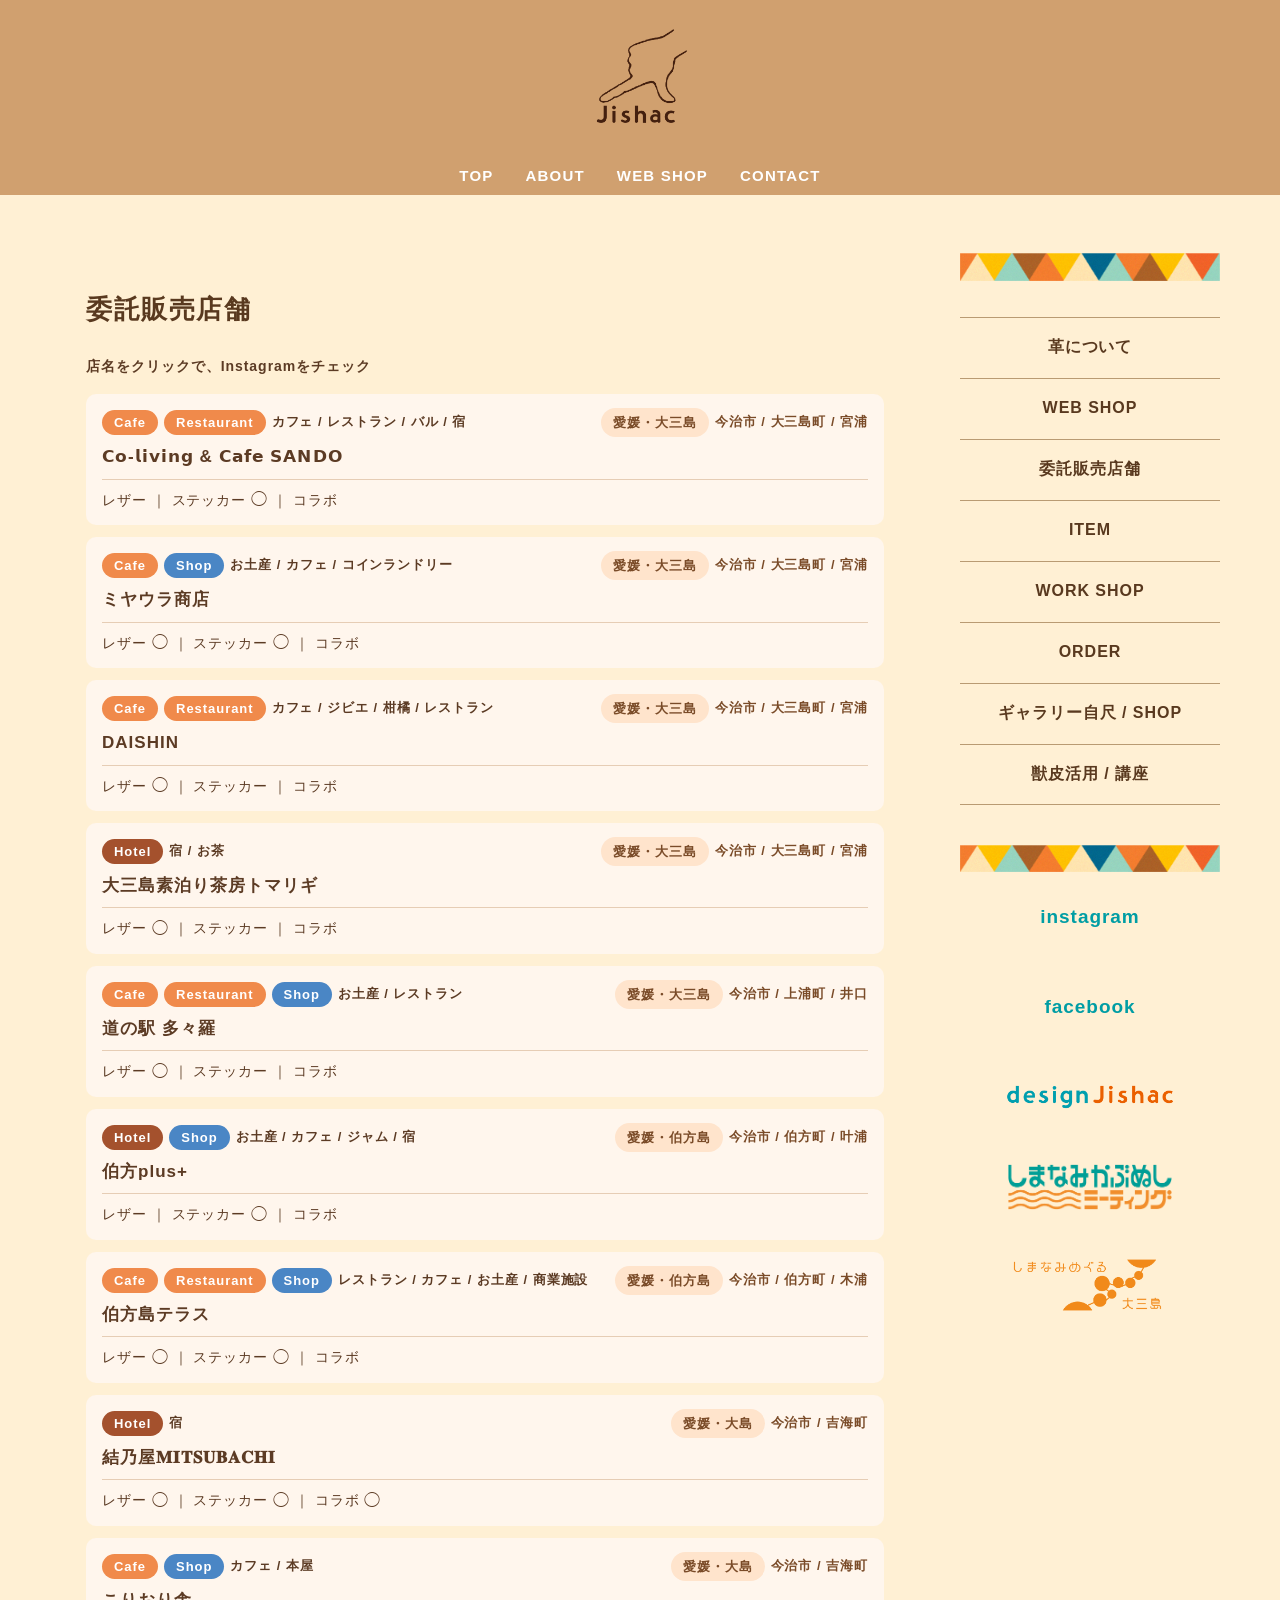
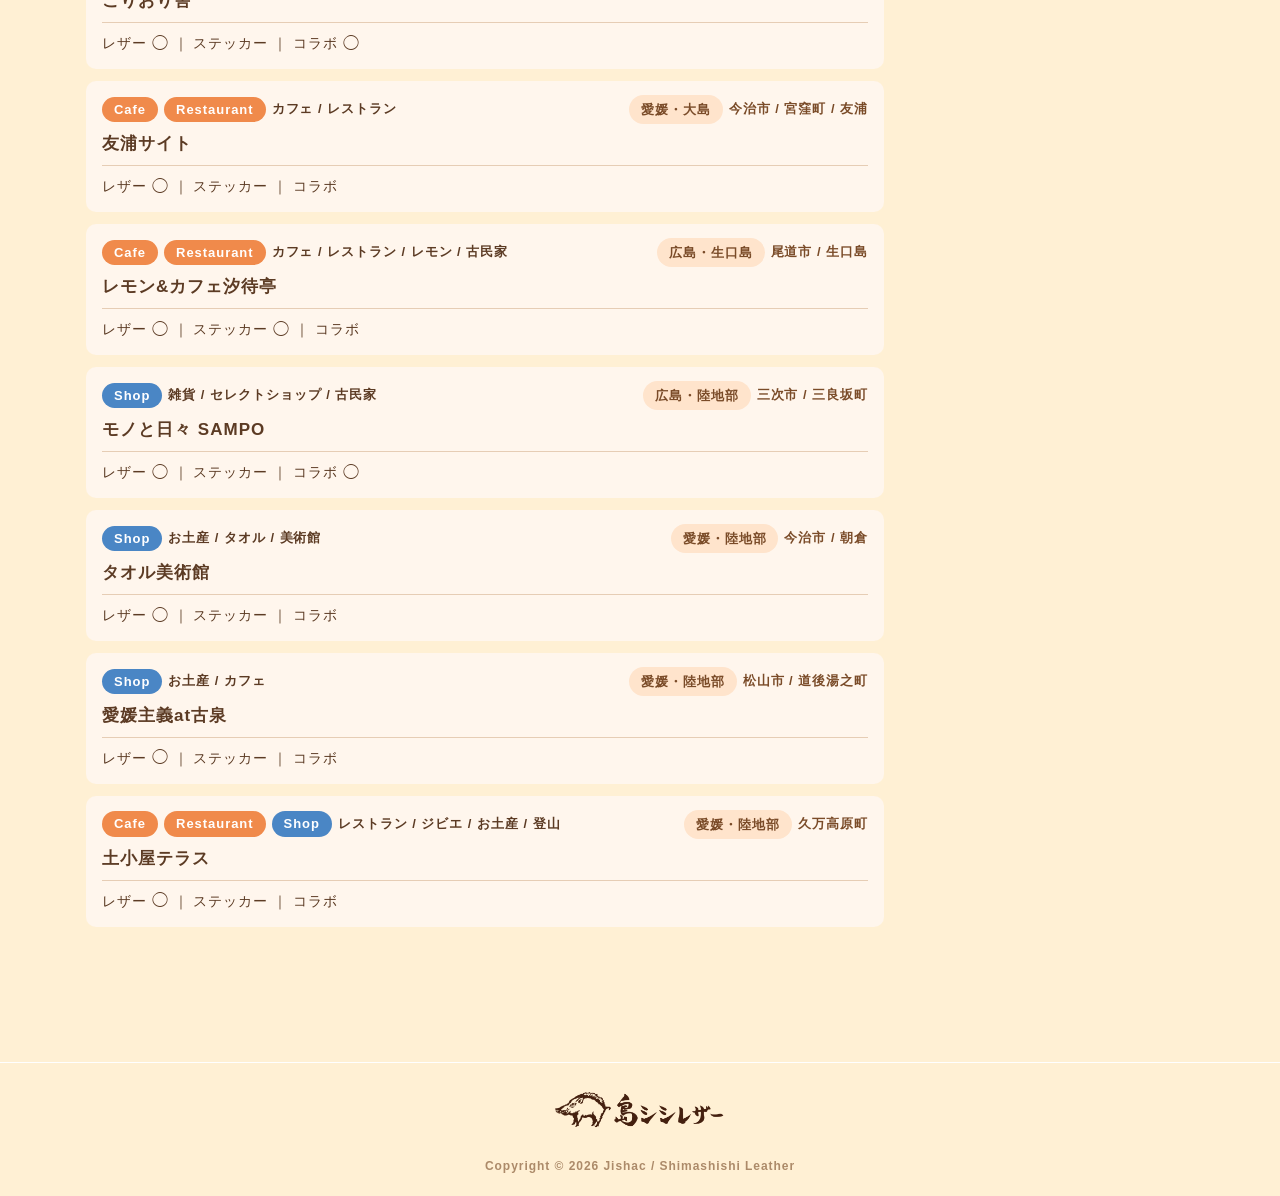
<file: shops.html>
<!doctype html>
<html lang="ja">
<head>
  <meta charset="utf-8">
  <meta name="viewport" content="width=device-width, initial-scale=1">
  <title>委託販売店舗 | Jishac 島シシレザー</title>
  <meta name="description" content="Jishacの革小物やステッカーを取り扱う委託販売店舗のご案内">
  <link rel="icon" type="image/png" href="/images/favicon.png">
  <link rel="stylesheet" href="style.css">
  <link rel="stylesheet" href="shops.css">
</head>
<body>
  <div id="site-header-slot"></div>

  <div class="layout" id="top">
    <main class="shops-main">
      <section class="shops-section">
        <h1>委託販売店舗</h1>
        <p class="shops-intro">店名をクリックで、Instagramをチェック</p>
        <div class="shop-list">
          <article class="shop-card">
            <div class="shop-card-top">
              <div class="shop-category">
                <span class="shop-badge" style="--badge-color:#f08a4b">Cafe</span>
                <span class="shop-badge" style="--badge-color:#f08a4b">Restaurant</span>
                <span class="shop-subcategory">カフェ / レストラン / バル / 宿</span>
              </div>
              <div class="shop-location">
                <span class="shop-area">愛媛・大三島</span>
                <span class="shop-address">今治市 / 大三島町 / 宮浦</span>
              </div>
            </div>
            <h2 class="shop-name"><a href="https://www.instagram.com/sando.omishima/" target="_blank" rel="noopener noreferrer">𝗖𝗼-𝗹𝗶𝘃𝗶𝗻𝗴 &amp; 𝗖𝗮𝗳𝗲 𝗦𝗔𝗡𝗗𝗢</a></h2>
            <div class="shop-products">レザー ｜ ステッカー <span class="stock-circle">◯</span> ｜ コラボ</div>
          </article>
          <article class="shop-card">
            <div class="shop-card-top">
              <div class="shop-category">
                <span class="shop-badge" style="--badge-color:#f08a4b">Cafe</span>
                <span class="shop-badge" style="--badge-color:#4a86c5">Shop</span>
                <span class="shop-subcategory">お土産 / カフェ / コインランドリー</span>
              </div>
              <div class="shop-location">
                <span class="shop-area">愛媛・大三島</span>
                <span class="shop-address">今治市 / 大三島町 / 宮浦</span>
              </div>
            </div>
            <h2 class="shop-name"><a href="https://www.instagram.com/miyaurashoten.omishima/" target="_blank" rel="noopener noreferrer">ミヤウラ商店</a></h2>
            <div class="shop-products">レザー <span class="stock-circle">◯</span> ｜ ステッカー <span class="stock-circle">◯</span> ｜ コラボ</div>
          </article>
          <article class="shop-card">
            <div class="shop-card-top">
              <div class="shop-category">
                <span class="shop-badge" style="--badge-color:#f08a4b">Cafe</span>
                <span class="shop-badge" style="--badge-color:#f08a4b">Restaurant</span>
                <span class="shop-subcategory">カフェ / ジビエ / 柑橘 / レストラン</span>
              </div>
              <div class="shop-location">
                <span class="shop-area">愛媛・大三島</span>
                <span class="shop-address">今治市 / 大三島町 / 宮浦</span>
              </div>
            </div>
            <h2 class="shop-name"><a href="https://www.instagram.com/daishin.omishima/" target="_blank" rel="noopener noreferrer">DAISHIN</a></h2>
            <div class="shop-products">レザー <span class="stock-circle">◯</span> ｜ ステッカー ｜ コラボ</div>
          </article>
          <article class="shop-card">
            <div class="shop-card-top">
              <div class="shop-category">
                <span class="shop-badge" style="--badge-color:#a4512d">Hotel</span>
                <span class="shop-subcategory">宿 / お茶</span>
              </div>
              <div class="shop-location">
                <span class="shop-area">愛媛・大三島</span>
                <span class="shop-address">今治市 / 大三島町 / 宮浦</span>
              </div>
            </div>
            <h2 class="shop-name"><a href="https://www.instagram.com/oomishima.tomarigi/" target="_blank" rel="noopener noreferrer">大三島素泊り茶房トマリギ</a></h2>
            <div class="shop-products">レザー <span class="stock-circle">◯</span> ｜ ステッカー ｜ コラボ</div>
          </article>
          <article class="shop-card">
            <div class="shop-card-top">
              <div class="shop-category">
                <span class="shop-badge" style="--badge-color:#f08a4b">Cafe</span>
                <span class="shop-badge" style="--badge-color:#f08a4b">Restaurant</span>
                <span class="shop-badge" style="--badge-color:#4a86c5">Shop</span>
                <span class="shop-subcategory">お土産 / レストラン</span>
              </div>
              <div class="shop-location">
                <span class="shop-area">愛媛・大三島</span>
                <span class="shop-address">今治市 / 上浦町 / 井口</span>
              </div>
            </div>
            <h2 class="shop-name"><a href="https://www.instagram.com/shimanami_tatara/" target="_blank" rel="noopener noreferrer">道の駅 多々羅</a></h2>
            <div class="shop-products">レザー <span class="stock-circle">◯</span> ｜ ステッカー ｜ コラボ</div>
          </article>
          <article class="shop-card">
            <div class="shop-card-top">
              <div class="shop-category">
                <span class="shop-badge" style="--badge-color:#a4512d">Hotel</span>
                <span class="shop-badge" style="--badge-color:#4a86c5">Shop</span>
                <span class="shop-subcategory">お土産 / カフェ / ジャム / 宿</span>
              </div>
              <div class="shop-location">
                <span class="shop-area">愛媛・伯方島</span>
                <span class="shop-address">今治市 / 伯方町 / 叶浦</span>
              </div>
            </div>
            <h2 class="shop-name"><a href="https://www.instagram.com/hakata.plus/" target="_blank" rel="noopener noreferrer">伯方plus+</a></h2>
            <div class="shop-products">レザー ｜ ステッカー <span class="stock-circle">◯</span> ｜ コラボ</div>
          </article>
          <article class="shop-card">
            <div class="shop-card-top">
              <div class="shop-category">
                <span class="shop-badge" style="--badge-color:#f08a4b">Cafe</span>
                <span class="shop-badge" style="--badge-color:#f08a4b">Restaurant</span>
                <span class="shop-badge" style="--badge-color:#4a86c5">Shop</span>
                <span class="shop-subcategory">レストラン / カフェ / お土産 / 商業施設</span>
              </div>
              <div class="shop-location">
                <span class="shop-area">愛媛・伯方島</span>
                <span class="shop-address">今治市 / 伯方町 / 木浦</span>
              </div>
            </div>
            <h2 class="shop-name"><a href="https://www.instagram.com/hakatajima_terrace/" target="_blank" rel="noopener noreferrer">伯方島テラス</a></h2>
            <div class="shop-products">レザー <span class="stock-circle">◯</span> ｜ ステッカー <span class="stock-circle">◯</span> ｜ コラボ</div>
          </article>
          <article class="shop-card">
            <div class="shop-card-top">
              <div class="shop-category">
                <span class="shop-badge" style="--badge-color:#a4512d">Hotel</span>
                <span class="shop-subcategory">宿</span>
              </div>
              <div class="shop-location">
                <span class="shop-area">愛媛・大島</span>
                <span class="shop-address">今治市 / 吉海町</span>
              </div>
            </div>
            <h2 class="shop-name"><a href="https://www.instagram.com/yuinoya_mitsubachi/" target="_blank" rel="noopener noreferrer">結乃屋𝐌𝐈𝐓𝐒𝐔𝐁𝐀𝐂𝐇𝐈</a></h2>
            <div class="shop-products">レザー <span class="stock-circle">◯</span> ｜ ステッカー <span class="stock-circle">◯</span> ｜ コラボ <span class="stock-circle">◯</span></div>
          </article>
          <article class="shop-card">
            <div class="shop-card-top">
              <div class="shop-category">
                <span class="shop-badge" style="--badge-color:#f08a4b">Cafe</span>
                <span class="shop-badge" style="--badge-color:#4a86c5">Shop</span>
                <span class="shop-subcategory">カフェ / 本屋</span>
              </div>
              <div class="shop-location">
                <span class="shop-area">愛媛・大島</span>
                <span class="shop-address">今治市 / 吉海町</span>
              </div>
            </div>
            <h2 class="shop-name"><a href="https://www.instagram.com/coriolissha/" target="_blank" rel="noopener noreferrer">こりおり舎</a></h2>
            <div class="shop-products">レザー <span class="stock-circle">◯</span> ｜ ステッカー ｜ コラボ <span class="stock-circle">◯</span></div>
          </article>
          <article class="shop-card">
            <div class="shop-card-top">
              <div class="shop-category">
                <span class="shop-badge" style="--badge-color:#f08a4b">Cafe</span>
                <span class="shop-badge" style="--badge-color:#f08a4b">Restaurant</span>
                <span class="shop-subcategory">カフェ / レストラン</span>
              </div>
              <div class="shop-location">
                <span class="shop-area">愛媛・大島</span>
                <span class="shop-address">今治市 / 宮窪町 / 友浦</span>
              </div>
            </div>
            <h2 class="shop-name"><a href="https://www.instagram.com/tomourasite/" target="_blank" rel="noopener noreferrer">友浦サイト</a></h2>
            <div class="shop-products">レザー <span class="stock-circle">◯</span> ｜ ステッカー ｜ コラボ</div>
          </article>
          <article class="shop-card">
            <div class="shop-card-top">
              <div class="shop-category">
                <span class="shop-badge" style="--badge-color:#f08a4b">Cafe</span>
                <span class="shop-badge" style="--badge-color:#f08a4b">Restaurant</span>
                <span class="shop-subcategory">カフェ / レストラン / レモン / 古民家</span>
              </div>
              <div class="shop-location">
                <span class="shop-area">広島・生口島</span>
                <span class="shop-address">尾道市 / 生口島</span>
              </div>
            </div>
            <h2 class="shop-name"><a href="https://www.instagram.com/shiomachitei/" target="_blank" rel="noopener noreferrer">レモン&amp;カフェ汐待亭</a></h2>
            <div class="shop-products">レザー <span class="stock-circle">◯</span> ｜ ステッカー <span class="stock-circle">◯</span> ｜ コラボ</div>
          </article>
          <article class="shop-card">
            <div class="shop-card-top">
              <div class="shop-category">
                <span class="shop-badge" style="--badge-color:#4a86c5">Shop</span>
                <span class="shop-subcategory">雑貨 / セレクトショップ / 古民家</span>
              </div>
              <div class="shop-location">
                <span class="shop-area">広島・陸地部</span>
                <span class="shop-address">三次市 / 三良坂町</span>
              </div>
            </div>
            <h2 class="shop-name"><a href="https://www.instagram.com/sampo_mirasaka/" target="_blank" rel="noopener noreferrer">モノと日々 SAMPO</a></h2>
            <div class="shop-products">レザー <span class="stock-circle">◯</span> ｜ ステッカー ｜ コラボ <span class="stock-circle">◯</span></div>
          </article>
          <article class="shop-card">
            <div class="shop-card-top">
              <div class="shop-category">
                <span class="shop-badge" style="--badge-color:#4a86c5">Shop</span>
                <span class="shop-subcategory">お土産 / タオル / 美術館</span>
              </div>
              <div class="shop-location">
                <span class="shop-area">愛媛・陸地部</span>
                <span class="shop-address">今治市 / 朝倉</span>
              </div>
            </div>
            <h2 class="shop-name"><a href="https://www.instagram.com/towelmuseum/" target="_blank" rel="noopener noreferrer">タオル美術館</a></h2>
            <div class="shop-products">レザー <span class="stock-circle">◯</span> ｜ ステッカー ｜ コラボ</div>
          </article>
          <article class="shop-card">
            <div class="shop-card-top">
              <div class="shop-category">
                <span class="shop-badge" style="--badge-color:#4a86c5">Shop</span>
                <span class="shop-subcategory">お土産 / カフェ</span>
              </div>
              <div class="shop-location">
                <span class="shop-area">愛媛・陸地部</span>
                <span class="shop-address">松山市 / 道後湯之町</span>
              </div>
            </div>
            <h2 class="shop-name"><a href="https://www.instagram.com/ehime_syugi/" target="_blank" rel="noopener noreferrer">愛媛主義at古泉</a></h2>
            <div class="shop-products">レザー <span class="stock-circle">◯</span> ｜ ステッカー ｜ コラボ</div>
          </article>
          <article class="shop-card">
            <div class="shop-card-top">
              <div class="shop-category">
                <span class="shop-badge" style="--badge-color:#f08a4b">Cafe</span>
                <span class="shop-badge" style="--badge-color:#f08a4b">Restaurant</span>
                <span class="shop-badge" style="--badge-color:#4a86c5">Shop</span>
                <span class="shop-subcategory">レストラン / ジビエ / お土産 / 登山</span>
              </div>
              <div class="shop-location">
                <span class="shop-area">愛媛・陸地部</span>
                <span class="shop-address">久万高原町</span>
              </div>
            </div>
            <h2 class="shop-name"><a href="https://www.instagram.com/terasurasu/" target="_blank" rel="noopener noreferrer">土小屋テラス</a></h2>
            <div class="shop-products">レザー <span class="stock-circle">◯</span> ｜ ステッカー ｜ コラボ</div>
          </article>
        </div>
      </section>
    </main>

    <div id="site-sidebar-slot"></div>
  </div>

  <div id="site-footer-slot"></div>
  <script src="site-components.js" defer></script>
</body>
</html>
</file>
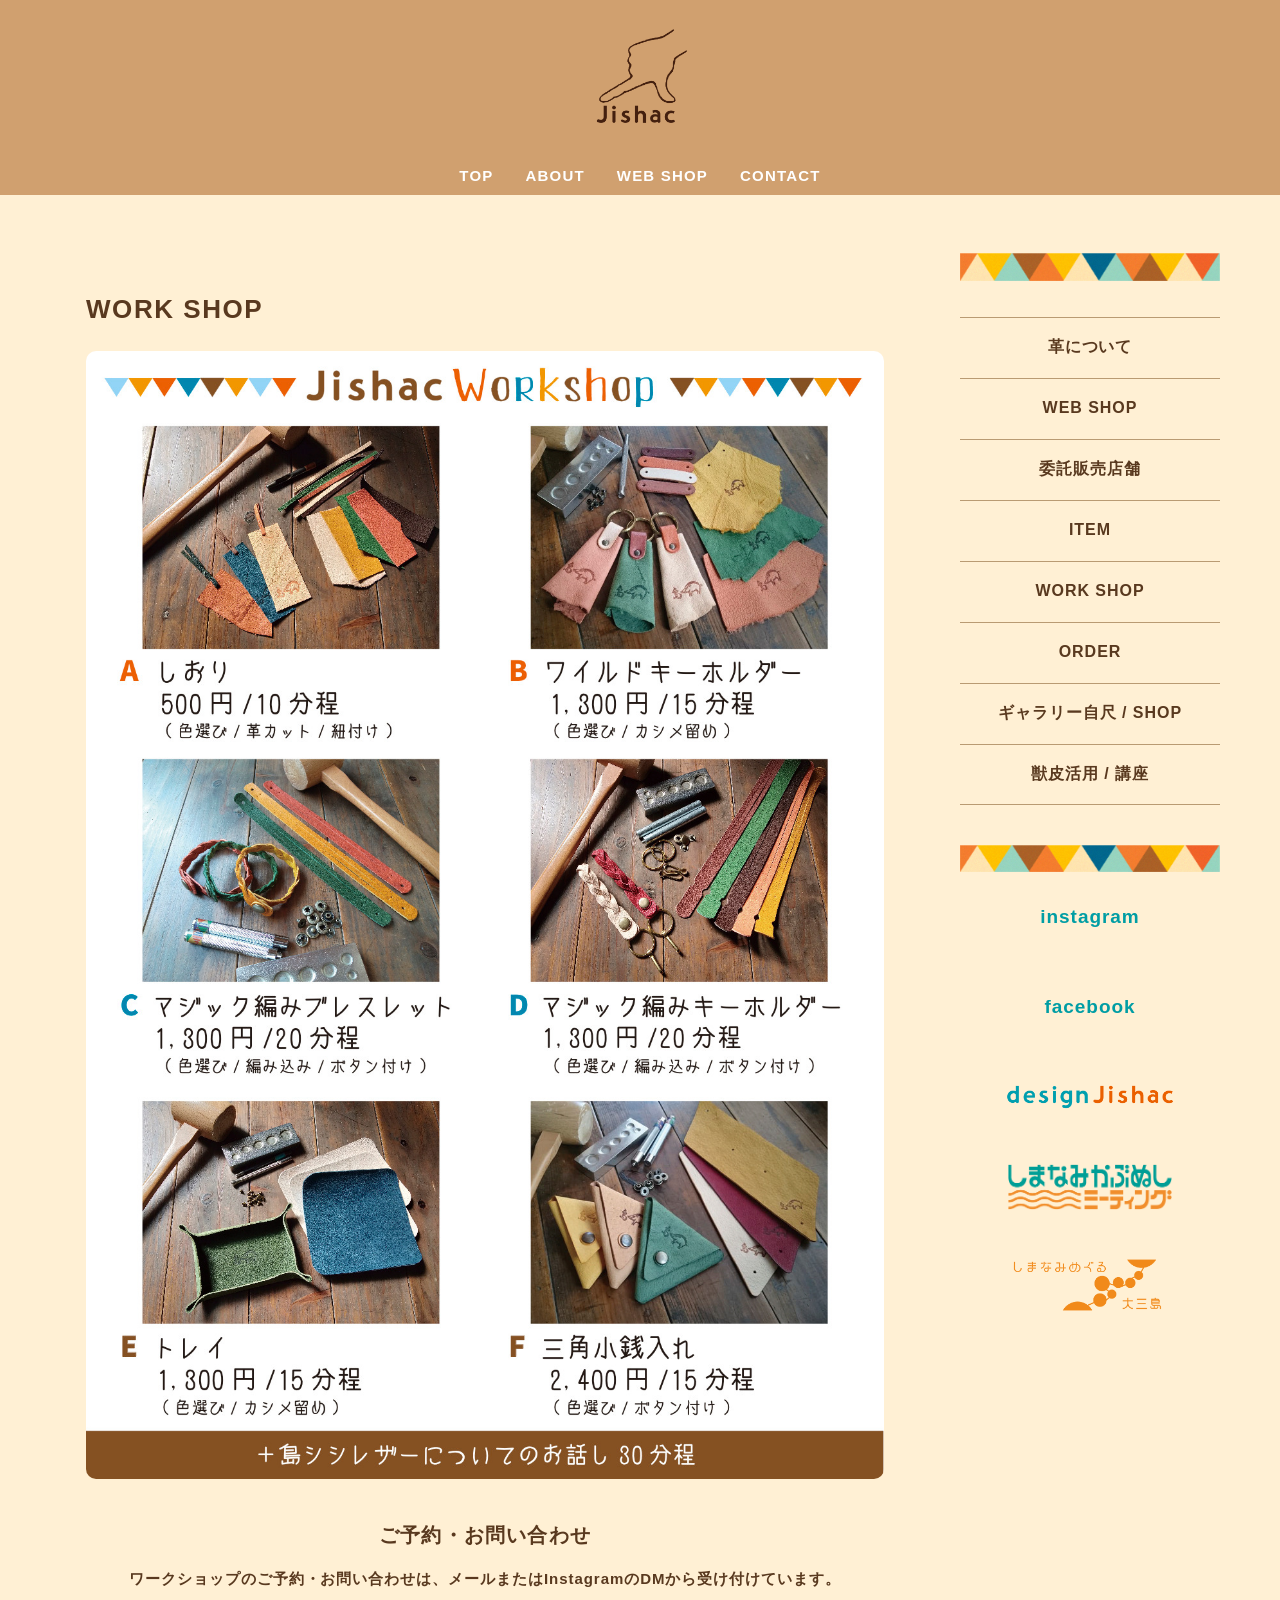
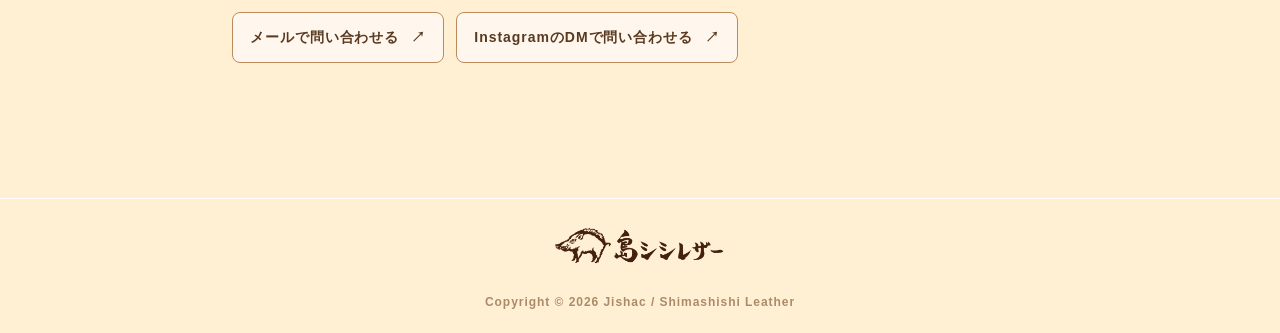
<file: workshop.html>
<!doctype html>
<html lang="ja">
<head>
  <meta charset="utf-8">
  <meta name="viewport" content="width=device-width, initial-scale=1">
  <title>WORK SHOP | Jishac 島シシレザー</title>
  <meta name="description" content="Jishac 島シシレザーのワークショップメニューとご予約方法をご案内します。">
  <link rel="icon" type="image/png" href="/images/favicon.png">
  <link rel="stylesheet" href="style.css">
  <link rel="stylesheet" href="workshop.css">
</head>
<body>
  <div id="site-header-slot"></div>

  <div class="layout" id="top">
    <main class="workshop-main">
      <section class="workshop-section" aria-labelledby="workshop-title">
        <h1 id="workshop-title">WORK SHOP</h1>
        <img class="workshop-menu" src="images/workshop-menu.jpg" alt="Jishac Workshop：しおり500円・10分程、ワイルドキーホルダー1300円・15分程、マジック編みブレスレット1300円・20分程、マジック編みキーホルダー1300円・20分程、トレイ1300円・15分程、三角小銭入れ2400円・15分程。島シシレザーについてのお話し30分程。">
        <section class="workshop-reservation" aria-labelledby="reservation-title">
          <h2 id="reservation-title">ご予約・お問い合わせ</h2>
          <p>ワークショップのご予約・お問い合わせは、メールまたはInstagramのDMから受け付けています。</p>
          <div class="workshop-links">
            <a href="mailto:info@jishac.site">メールで問い合わせる <span aria-hidden="true">↗</span></a>
            <a href="https://www.instagram.com/jishac_shimashishi_leather/" target="_blank" rel="noopener noreferrer">InstagramのDMで問い合わせる <span aria-hidden="true">↗</span></a>
          </div>
        </section>
      </section>
    </main>
    <div id="site-sidebar-slot"></div>
  </div>

  <div id="site-footer-slot"></div>
  <script src="site-components.js" defer></script>
</body>
</html>
</file>
<file: style.css>
/* Jishac 共通スタイル — 2026-11 整理版 */
* { box-sizing: border-box; }
html { scroll-behavior: smooth; }
body {
  margin: 0;
  background: #fff0d4;
  color: #59391f;
  font-family: Arial, "Hiragino Kaku Gothic ProN", "Yu Gothic", sans-serif;
  font-size: 16px;
  font-weight: 600;
  letter-spacing: 0.06em;
  line-height: 1.8;
}

/* ヘッダー */
.site-header { background: #d0a06f; text-align: center; height: 195px; }
.brand { display: block; height: 155px; padding-top: 10px; }
.brand img { height: 135px; width: auto; max-width: 220px; object-fit: contain; }
.top-nav { display: flex; justify-content: center; align-items: center; gap: 32px; height: 40px; }
.top-nav a { color: #fff; text-decoration: none; font-size: 15px; font-weight: 800; letter-spacing: 0.08em; }

/* 全体レイアウト */
.layout {
  width: calc(100% - 64px);
  max-width: 1180px;
  margin: 58px auto 65px;
  display: grid;
  grid-template-columns: minmax(0, 850px) 260px;
  justify-content: center;
  gap: 50px;
}
main { min-width: 0; }
main p { line-height: 1.9; }
h1, h2 { margin: 0; text-align: center; color: #ef7415; font-size: 23px; font-weight: 800; letter-spacing: 0.06em; }

/* TOPページ */
.intro h1, .news h2 { border-top: 3px solid #ed761c; padding-top: 14px; }
.intro h1 { font-size: 30px; font-weight: 800; letter-spacing: 0.045em; line-height: 1.5; margin-bottom: 34px; }
.hero-image { display: block; width: 100%; height: auto; border-radius: 15px; }
.description { text-align: center; font-size: 15px; line-height: 2.3; margin: 30px 0 32px; }
.gallery { text-align: center; }
.gallery h2, .gallery-link h2 { margin: 35px 0 10px; color: #59391f; font-size: 21px; font-weight: 700; }
.gallery p { font-size: 15px; margin: 0; }
.gallery-link { display: block; color: inherit; text-decoration: none; }
.gallery-link:hover { opacity: 0.8; }
.news { margin-top: 60px; min-height: 230px; }
.news h2 { font-size: 24px; font-weight: 700; letter-spacing: 0.08em; padding-top: 15px; }
.news-item { display: flex; align-items: flex-start; gap: 15px; margin-top: 32px; font-size: 15px; font-weight: 500; }
.news-thumb { width: 102px; height: 104px; background: #b4d8d0; flex-shrink: 0; }
.news-item p { margin: 4px 0 10px; }
.news-item small { font-size: 12px; color: #a58a6c; }
.shop-card .shop-products .circle { font-size: 20px !important; font-weight: 400 !important; line-height: 1; vertical-align: -1px; }

/* サイドバー */
aside { padding-top: 0; }
.pattern { display: block; width: 100%; height: auto; object-fit: fill; object-position: center; }
.pattern.second { margin-top: 40px; }
.side-nav { display: flex; flex-direction: column; margin-top: 38px; }
.side-nav a, .side-nav > span {
  color: #59391f;
  text-align: center;
  text-decoration: none;
  font-size: 16px;
  font-weight: 600;
  letter-spacing: 0.06em;
  line-height: 1.6;
  border-top: 1px solid #b99b73;
  padding: 13px 6px;
  margin-bottom: 8px;
}
.side-nav a:last-child { border-bottom: 1px solid #b99b73; }
.side-nav:not(.last) { margin-top: 36px; gap: 0; }
.side-nav:not(.last) a {
  display: flex;
  align-items: center;
  justify-content: center;
  min-height: 61px;
  padding: 8px 6px;
  margin: 0;
  font-size: 16px;
  line-height: 1.4;
}
.side-nav.last { margin-top: 50px; }
.side-nav.last > span { border-bottom: 1px solid #b99b73; }

/* 「革について」：同じ位置で文字とロゴを切り替える */
.side-nav:not(.last) a.leather-menu-link { position: relative; overflow: hidden; min-height: 61px; padding: 8px 6px; }
.side-nav .leather-menu-link .leather-menu-text {
  display: block;
  border: 0;
  padding: 0;
  margin: 0;
  font-size: inherit;
  font-weight: inherit;
  letter-spacing: inherit;
  line-height: inherit;
  transition: opacity 0.25s ease;
}
.leather-hover-logo {
  display: block;
  position: absolute;
  left: 50%;
  top: 50%;
  transform: translate(-50%, -50%);
  width: 160px;
  max-width: 85%;
  height: auto;
  opacity: 0;
  visibility: hidden;
  pointer-events: none;
  transition: opacity 0.25s ease, visibility 0.25s ease;
}

/* SNSとバナー：5つを均等な高さに配置 */
.social { text-align: center; display: flex; flex-direction: column; align-items: stretch; gap: 0; }
.social > a {
  display: flex;
  align-items: center;
  justify-content: center;
  width: 100%;
  height: 90px;
  padding: 0;
  margin: 0;
  border: 0;
  color: #009da4;
  text-decoration: none;
  font-size: 19px;
  font-weight: 800;
}
.social .sidebar-logo { display: block; height: auto; object-fit: contain; margin: 0 auto; }
.social .design-logo { width: 90%; }
.social .meeting-logo { width: 78%; }
.social .shimanami-logo { width: 78%; }
/* 旧サイドバー内に文字要素がある場合の互換設定 */
.social > span:not(.smallmark) { color: #009da4; text-decoration: none; font-size: 19px; font-weight: 800; border-bottom: 1px solid #fff; padding: 42px 0; }
.social strong { font-size: 24px; letter-spacing: 3px; color: #e26d17; margin-top: 40px; }
.social strong em { font-style: normal; color: #169fa7; }
.social .smallmark { color: #f68a17; margin-top: 38px; font-size: 12px; }
.tags { display: flex; flex-wrap: wrap; gap: 5px; }
.tags span { border: 1px solid #fff; padding: 4px 6px; font-size: 12px; }

/* フッター */
footer { border-top: 1px solid #fff; text-align: center; padding: 19px 10px; color: #ac8a69; font-size: 12px; }
.footer-leather-logo { display: block; width: 180px; max-width: 70%; height: auto; margin: 0 auto 18px; }

/* ホバー */
.top-nav a, .side-nav a, .social a, .gallery-link { transition: opacity 0.25s ease; }
@media (hover: hover) {
  .top-nav a:hover, .side-nav a:hover, .social a:hover { opacity: 0.6; }
  .side-nav a.leather-menu-link:hover { opacity: 1; }
  .leather-menu-link:hover .leather-menu-text { opacity: 0; }
  .leather-menu-link:hover .leather-hover-logo { opacity: 1; visibility: visible; }
}
@media (hover: none) { .leather-hover-logo { display: none; } }

/* 幅が狭めのPC */
@media (min-width: 801px) and (max-width: 1224px) {
  .layout { grid-template-columns: minmax(0, 1fr) 260px; }
}

/* スマートフォン */
@media (max-width: 800px) {
  body { font-size: 14px; }
  .site-header { height: auto; padding-bottom: 8px; }
  .brand { height: 128px; padding-top: 13px; }
  .brand img { height: 102px; max-width: 190px; }
  .top-nav { flex-wrap: wrap; gap: 12px 20px; height: auto; padding: 8px 12px; }
  .top-nav a { font-size: 13px; }
  .layout { display: block; width: auto; max-width: 650px; margin: 30px auto 55px; padding: 0 18px; }
  main p { line-height: 1.8; }
  .intro h1 { font-size: 24px; }
  .description { font-size: 13px; line-height: 2.3; }
  .news { min-height: 190px; }
  aside { margin-top: 25px; }
  .side-nav { margin-top: 24px; }
  .side-nav a, .side-nav > span { font-size: 15px; margin-bottom: 0; padding: 15px 6px; }
  .pattern.second { margin-top: 40px; }
  .social > a { height: 85px; }
  .social .design-logo { width: min(240px, 90%); }
  .social .meeting-logo, .social .shimanami-logo { width: min(210px, 78%); }
  .social > span:not(.smallmark) { padding: 20px 0; }
  .tags { justify-content: center; }
}
/* しまなみめぐるのロゴだけ少し下げる */
.social .shimanami-logo {
  transform: translateY(8px);
}
</file>
<file: about.css>
/* ABOUT page: layout refinement. Loaded after style.css. */
.about-main { width:100%; min-width:0; }
.about-section { border-top:3px solid #ed761c; }
.about-section h1, .about-section h2 {
  border:0; margin:0; padding:19px 0 0;
  color:#e76f18; font-size:24px; font-weight:700;
  letter-spacing:.075em; line-height:1.5; text-align:center;
}
.concept { padding-bottom:76px; }
.concept-lead {
  margin:36px auto 0; max-width:790px; text-align:center;
  font-size:16px; font-weight:500; line-height:2.5; letter-spacing:.04em;
}
.concept h3 {
  margin:51px 0 0; text-align:center; font-size:19px;
  font-weight:700; letter-spacing:.065em;
}
.concept-body {
  max-width:690px; margin:36px auto 0; text-align:left;
  font-size:16px; font-weight:500; line-height:2.35; letter-spacing:.035em;
}
.concept-closing {
  margin:42px auto 0; max-width:700px; text-align:center;
  font-size:16px; font-weight:500; line-height:2.4; letter-spacing:.035em;
}
.logo-story { padding-bottom:65px; }
.logo-story-grid {
  display:grid; grid-template-columns:minmax(0,38%) minmax(0,62%);
  align-items:center; gap:30px; margin-top:42px;
}
.logo-story-art { display:flex; justify-content:center; align-items:center; }
.logo-story-art img { display:block; width:100%; max-width:285px; height:auto; }
.logo-story-text { min-width:0; font-size:16px; font-weight:500; line-height:2.35; letter-spacing:.035em; text-align:left; }
.logo-story-text p { margin:0; overflow-wrap:anywhere; }
@media(max-width:800px) {
  .about-section h1, .about-section h2 { font-size:22px; }
  .concept { padding-bottom:55px; }
  .concept-lead { margin-top:28px; font-size:14px; line-height:2.2; }
  .concept h3 { margin-top:38px; font-size:17px; }
  .concept-body { margin-top:27px; font-size:14px; line-height:2.15; }
  .concept-closing { margin-top:33px; font-size:14px; line-height:2.2; }
  .logo-story-grid { grid-template-columns:1fr; gap:26px; margin-top:30px; }
  .logo-story-art img { max-width:230px; }
  .logo-story-text { font-size:14px; line-height:2.2; }
}

/* ABOUTページの文章の行間調整 */
.concept-lead {
  line-height: 1.9;
}

.concept-body {
  line-height: 1.9;
}

.concept-closing {
  line-height: 1.9;
}

.logo-story-text p {
  line-height: 1.9;
}

/* スマートフォン表示 */
@media (max-width: 800px) {
  .concept-lead,
  .concept-body,
  .concept-closing,
  .logo-story-text p {
    line-height: 1.8;
  }
}
</file>
<file: contact.css>
/* CONTACTページ専用。共通デザインはstyle.cssを使用 */
.contact-main { min-width: 0; }
.contact-section { border-top: 3px solid #ed761c; text-align: center; }
.contact-section h1, .contact-section h2 {
  margin: 0; padding: 17px 0 0; color: #e76f18;
  font-size: 26px; font-weight: 800; letter-spacing: .04em;
}
.contact-intro { margin: 36px auto 55px; font-size: 15px; line-height: 2.5; font-weight: 500; }
.contact-method { padding-bottom: 65px; }
.contact-method h2 { margin-bottom: 22px; }
.contact-email, .contact-telephone a {
  color: #008f97; font-size: 20px; font-weight: 600;
  text-decoration: none; overflow-wrap: anywhere; transition: opacity .2s;
}
.contact-email:hover, .contact-telephone a:hover { opacity: .65; }
.contact-method p { margin: 16px 0 0; font-size: 13px; font-weight: 500; }
.contact-instagram { padding-bottom: 60px; }
.contact-instagram p { font-size: 15px; line-height: 2.1; font-weight: 500; margin: 30px 0 20px; }
.instagram-link {
  display: inline-block; padding: 14px 28px;
  border: 1px solid #009da4; border-radius: 4px;
  color: #008f97; font-size: 15px; font-weight: 700;
  text-decoration: none; transition: opacity .2s;
}
.instagram-link:hover { opacity: .65; }
.contact-instagram .instagram-account { font-size: 12px; margin-top: 12px; }
.contact-telephone { padding-bottom: 65px; }
.contact-telephone h2 { margin-bottom: 22px; }
.contact-telephone p { font-size: 14px; font-weight: 500; margin: 10px 0 0; }
@media (max-width: 800px) {
  .contact-section h1, .contact-section h2 { font-size: 22px; }
  .contact-intro { font-size: 13px; margin: 28px auto 42px; }
  .contact-intro br { display: none; }
  .contact-email, .contact-telephone a { font-size: 18px; }
  .contact-method { padding-bottom: 48px; }
  .contact-instagram p { font-size: 13px; }
  .contact-instagram { padding-bottom: 45px; }
  .contact-telephone { padding-bottom: 45px; }
}
</file>
<file: course.css>
/* 獣皮活用・講座専用。既存の style.css は変更しません */

.course-main {
  min-width: 0;
}

.course-section {
  color: #59391f;
  margin-bottom: 55px;
}

.course-intro h1 {
  margin: 0;
  text-align: left;
  font-size: 26px;
  color: #59391f;
  font-weight: 700;
}

.course-en {
  margin: 12px 0 45px;
  color: #a66b35;
  font-size: 11px;
  letter-spacing: 0.16em;
  font-weight: 600;
}

.course-lead {
  padding: 35px 0 30px;
  border-top: 1px solid #e7d8c8;
  border-bottom: 1px solid #e7d8c8;
  margin-bottom: 55px;
}

.course-lead p {
  font-size: 15px;
  line-height: 1.9;
  font-weight: 500;
  margin: 0 0 18px;
}

.course-lead p:last-child {
  margin-bottom: 0;
}

.course-lead p strong {
  font-size: 19px;
  font-weight: 700;
}

.course-section h2 {
  text-align: left;
  color: #59391f;
  font-size: 17px;
  font-weight: 700;
  margin: 20px 0 18px;
}

.course-section > p {
  font-size: 15px;
  line-height: 1.9;
  font-weight: 500;
  margin: 0 0 22px;
}

.course-item {
  padding: 22px 0;
  border-bottom: 1px solid #e7d8c8;
}

.course-item:first-of-type {
  border-top: 1px solid #e7d8c8;
}

.course-item h3 {
  color: #59391f;
  font-size: 15px;
  font-weight: 700;
  margin: 0 0 12px;
}

.course-item p {
  color: #59391f;
  font-size: 14px;
  line-height: 1.9;
  font-weight: 500;
  margin: 0;
}

.course-instructor-name,
.course-place-name {
  font-size: 17px !important;
  font-weight: 700 !important;
}

.course-contact {
  padding-bottom: 40px;
}

.course-contact a {
  color: inherit;
  text-decoration: underline;
  text-underline-offset: 3px;
}

/* スマートフォン表示 */
@media (max-width: 800px) {
  .course-intro h1 {
    font-size: 22px;
  }

  .course-en {
    margin: 10px 0 30px;
  }

  .course-lead {
    padding: 25px 0;
    margin-bottom: 40px;
  }

  .course-lead p {
    font-size: 13px;
    line-height: 1.8;
  }

  .course-lead p strong {
    font-size: 16px;
  }

  .course-section > p,
  .course-item p {
    font-size: 13px;
    line-height: 1.8;
  }

  .course-section h2 {
    font-size: 15px;
  }

  .course-item h3 {
    font-size: 14px;
  }

  .course-instructor-name,
  .course-place-name {
    font-size: 15px !important;
  }
}
/* 講座写真 */
.course-photos {
  display: grid;
  grid-template-columns: 1fr 1fr;
  gap: 16px;
  margin: 0 0 45px;
}

.course-photos img {
  display: block;
  width: 100%;
  height: 100%;
  aspect-ratio: 4 / 5;
  object-fit: cover;
  border-radius: 12px;
}

@media (max-width: 800px) {
  .course-photos {
    gap: 10px;
    margin-bottom: 35px;
  }

  .course-photos img {
    border-radius: 8px;
  }
}
</file>
<file: gallery.css>
/* ギャラリー自尺 / SHOP 専用 */
.gallery-page-main { min-width: 0; }
.gallery-page-section { border-top: 3px solid #ed761c; text-align: center; }
.gallery-page-section h1 { padding-top: 18px; font-size: 24px; }
.gallery-page-logo { display: block; width: min(75%, 430px); height: auto; margin: 35px auto 28px; }
.gallery-page-photos { display: block; width: min(100%, 720px); height: auto; margin: 0 auto; }
.gallery-page-intro { font-size: 15px; line-height: 1.9; margin: 24px auto 50px; }
.gallery-page-visit { border-top: 1px solid #fff; border-bottom: 1px solid #fff; text-align: center; padding: 24px 10px 26px; }
.gallery-page-visit h2 { color: #59391f; font-size: 18px; margin-bottom: 14px; }
.gallery-page-visit p { font-size: 15px; line-height: 1.9; margin: 0 auto 24px; }
.gallery-page-visit p:last-child { margin-bottom: 0; }
.gallery-page-visit a { color: #008e97; text-underline-offset: 3px; }
.gallery-page-access { text-align: center; padding: 36px 0 55px; }
.gallery-page-access h2 { color: #59391f; font-size: 19px; margin-bottom: 20px; }
.gallery-page-access img { display: block; width: min(100%, 690px); height: auto; margin: 0 auto 26px; }
.gallery-page-map-link a { display: inline-block; border: 1px solid #b99b73; border-radius: 6px; color: #59391f; text-decoration: none; font-size: 15px; font-weight: 700; padding: 13px 22px; }
.gallery-page-map-link a:hover { opacity: .65; }
@media (max-width: 800px) {
  .gallery-page-section h1 { font-size: 22px; }
  .gallery-page-logo { width: min(82%, 360px); margin: 28px auto 22px; }
  .gallery-page-intro, .gallery-page-visit p { font-size: 14px; line-height: 1.8; }
  .gallery-page-visit h2 { font-size: 17px; }
  .gallery-page-access { padding: 30px 0 45px; }
  .gallery-page-map-link a { font-size: 14px; }
}
</file>
<file: item.css>
/* ITEM専用。ヘッダー・サイドメニューは共通 style.css を使用 */
.item-main { min-width: 0; }
.item-section { padding: 38px 26px 70px; color: #59391f; }
.item-section h1 { margin: 0 0 24px; text-align: left; color: #59391f; font-size: 26px; line-height: 1.4; }
.item-hero { display: block; width: 100%; height: auto; border-radius: 12px; }
.item-lead { margin: 25px 0 26px; font-size: 15px; line-height: 2; font-weight: 500; }
.item-grid { display: grid; grid-template-columns: repeat(2, minmax(0, 1fr)); gap: 13px; }
.item-card { display: flex; align-items: center; gap: 12px; min-height: 94px; padding: 18px 17px; border-radius: 10px; background: #fff6ed; color: #59391f; text-decoration: none; border: 1px solid transparent; transition: background .18s ease, border-color .18s ease; }
.item-card:hover, .item-card:focus-visible { background: #ffe8d3; border-color: #e9b98e; }
.item-number { color: #ba7b49; font-size: 13px; font-weight: 600; font-variant-numeric: tabular-nums; flex: none; }
.item-name { flex: 1; min-width: 0; font-size: 15px; font-weight: 700; line-height: 1.55; overflow-wrap: anywhere; }
.item-arrow { color: #c46b2c; font-size: 21px; font-weight: 400; line-height: 1; flex: none; }
.item-note { margin: 24px 0 0; color: #805c40; font-size: 12px; font-weight: 400; line-height: 1.8; }
@media (max-width: 700px) {
  .item-section { padding: 28px 14px 50px; }
  .item-section h1 { font-size: 23px; margin-bottom: 18px; }
  .item-lead { font-size: 14px; margin: 22px 0; }
  .item-grid { grid-template-columns: 1fr; gap: 10px; }
  .item-card { min-height: 70px; padding: 14px 16px; }
}

/* 商品カテゴリー写真付きカード */
.item-card { display:flex; flex-wrap:wrap; align-content:flex-start; gap:0; padding:0 0 14px; overflow:hidden; min-height:0; }
.item-photo { display:block; width:100%; height:auto; aspect-ratio:1/1; object-fit:contain; background:#fff6ed; margin-bottom:13px; }
.item-number { padding-left:15px; margin-right:10px; align-self:center; }
.item-name { align-self:center; }
.item-arrow { align-self:center; padding-right:14px; }
.item-card:hover .item-photo { opacity:.94; }
@media(max-width:700px) {
 .item-grid { grid-template-columns:repeat(2,minmax(0,1fr)); gap:12px; }
 .item-card { padding:0 0 12px; min-height:0; }
 .item-photo { margin-bottom:10px; }
 .item-number { padding-left:10px; margin-right:6px; font-size:11px; }
 .item-name { font-size:12px; }
 .item-arrow { padding-right:9px; font-size:17px; }
}
@media(max-width:380px) { .item-grid { grid-template-columns:1fr; } .item-name { font-size:15px; } }
</file>
<file: leather.css>
/* 革について専用。既存の style.css は変更しません */
.leather-main { min-width: 0; }
.leather-section { color: #59391f; }
.leather-intro h1 { margin: 0; text-align: left; font-size: 26px; color: #59391f; font-weight: 700; }
.leather-logo { display: block; width: min(52%, 390px); height: auto; margin: 55px auto 55px; }
.leather-photo { display: block; width: 100%; height: auto; border-radius: 16px; }
.leather-lead { text-align: center; margin: 64px 0 55px; }
.leather-lead p { font-size: 15px; line-height: 2.35; font-weight: 600; margin: 0 0 14px; }
.leather-details { border-top: 1px solid #fff; padding-top: 12px; }
.leather-details h2, .leather-contact h2 { text-align: left; color: #59391f; font-size: 17px; font-weight: 700; margin: 20px 0 14px; }
.leather-details p, .leather-contact p { font-size: 15px; line-height: 2.3; font-weight: 500; margin: 0 0 25px; }
.leather-details h2:not(:first-child) { margin-top: 40px; }
.leather-bottom-photo { margin: 32px 0 65px; }
.leather-contact { padding-bottom: 40px; }
.leather-contact a { color: inherit; text-decoration: underline; text-underline-offset: 3px; }
@media (max-width: 800px) {
  .leather-intro h1 { font-size: 22px; }
  .leather-logo { width: min(75%, 300px); margin: 35px auto; }
  .leather-lead { margin: 40px 0; }
  .leather-lead p, .leather-details p, .leather-contact p { font-size: 13px; line-height: 2.1; }
  .leather-lead br, .leather-details br { display: none; }
  .leather-details h2, .leather-contact h2 { font-size: 15px; }
}
/* 革について：ABOUTページと行間を統一 */
.leather-lead p,
.leather-details p,
.leather-contact p {
  line-height: 1.9;
}

/* スマートフォン表示 */
@media (max-width: 800px) {
  .leather-lead p,
  .leather-details p,
  .leather-contact p {
    line-height: 1.8;
  }
}
</file>
<file: shops.css>
/* 委託販売店舗ページ専用。共通ヘッダー・サイドバーは style.css を使用 */
.shops-main { min-width: 0; }
.shops-section { max-width: 980px; margin: 0 auto; padding: 38px 26px 70px; color: #5c3b24; }
.shops-section h1 { margin: 0 0 26px; font-size: 26px; line-height: 1.4; }
.shops-intro { margin: 0 0 14px; font-size: 14px; }
.shop-list { display: flex; flex-direction: column; gap: 12px; }
.shop-card { background: #fff6ed; border-radius: 10px; padding: 14px 16px; color: #5c3b24; }
.shop-card-top { display: flex; align-items: center; justify-content: space-between; flex-wrap: wrap; gap: 8px 16px; margin-bottom: 6px; }
.shop-category, .shop-location { display: flex; align-items: center; flex-wrap: wrap; gap: 6px; }
.shop-badge { display: inline-block; background: var(--badge-color); color: #fff; padding: 3px 12px; border-radius: 20px; font-size: 13px; font-weight: 600; line-height: 1.5; }
.shop-subcategory { color: #5c3b24; font-size: 13px; line-height: 1.6; }
.shop-area { display: inline-block; background: #ffe4cc; color: #7a4b28; padding: 3px 12px; border-radius: 20px; font-size: 13px; font-weight: 600; white-space: nowrap; }
.shop-address { color: #7a4b28; font-size: 13px; line-height: 1.6; }
.shop-name { margin: 0; font-size: 17px; font-weight: 700; line-height: 1.6; }
.shop-name a { color: #5c3b24; text-decoration: none; }
.shop-name a:hover, .shop-name a:focus-visible { text-decoration: underline; }
.shop-products { border-top: 1px solid #e6cdb5; margin-top: 8px; padding-top: 9px; color: #5c3b24; font-size: 14px; line-height: 1.6; }
@media (max-width: 700px) {
  .shops-section { padding: 28px 14px 48px; }
  .shops-section h1 { font-size: 23px; }
  .shop-card { padding: 13px 12px; }
  .shop-card-top { align-items: flex-start; }
  .shop-location { width: 100%; }
}

/* 店舗名は共通CSSの見出し中央揃えを上書きして左揃えにする */
.shops-main .shop-card h2.shop-name,
.shops-main .shop-card .shop-name a {
  text-align: left;
}
.shops-main .shop-card h2.shop-name {
  width: 100%;
}
.shops-main .shop-card .shop-name a {
  display: inline;
}

/* 取扱商品の○を文字より一回り大きく見せる */
.shop-products .stock-circle {
  display: inline-block;
  font-size: 1.35em;
  line-height: 0.8;
  vertical-align: -0.04em;
  font-family: Arial, sans-serif;
}

/* 共通 style.css の中央揃え・太字指定より優先する */
.shops-main .shops-section .shop-card h2.shop-name,
.shops-main .shops-section .shop-card h2.shop-name a {
  text-align: left !important;
}
.shops-main .shops-section .shop-card .shop-products {
  text-align: left !important;
  font-weight: 400 !important;
}
.shops-main .shops-section .shop-card .shop-products .stock-circle {
  font-size: 1.15em;
  font-weight: 400;
  line-height: 1;
  vertical-align: -0.02em;
}
/* 取扱商品の○を大きくする */
.shop-card .shop-products .circle {
  font-size: 20px !important;
  font-weight: 400 !important;
  line-height: 1;
  vertical-align: -1px;
}
/* 委託販売店舗の見出しを焦げ茶色に */
.shops-main h1,
.shops-main h2 {
  color: #59391f !important;
}
.shops-main h1 {
  color: #59391f !important;
  text-align: left !important;
}
</file>
<file: workshop.css>
/* 共通ヘッダー・サイドバー・フッターは style.css */
.workshop-main { min-width: 0; }
.workshop-section { padding: 38px 26px 70px; color: #59391f; }
.workshop-section h1 { margin: 0 0 24px; font-size: 26px; line-height: 1.4; color: #59391f; }
.workshop-menu { display: block; width: 100%; height: auto; }
.workshop-reservation { margin-top: 38px; }
.workshop-reservation h2 { margin: 0 0 12px; font-size: 20px; color: #59391f; }
.workshop-reservation p { margin: 0 0 18px; font-size: 15px; line-height: 1.9; }
.workshop-links { display: flex; flex-wrap: wrap; gap: 12px; }
.workshop-links a { display: inline-flex; align-items: center; gap: 12px; padding: 12px 17px; border: 1px solid #bd8b5b; border-radius: 8px; color: #59391f; background: #fff6ed; text-decoration: none; font-size: 14px; font-weight: 600; }
.workshop-links a:hover, .workshop-links a:focus-visible { background: #ffe8d3; }
@media (max-width: 700px) {
  .workshop-section { padding: 28px 14px 50px; }
  .workshop-section h1 { font-size: 23px; margin-bottom: 18px; }
  .workshop-reservation { margin-top: 28px; }
  .workshop-reservation h2 { font-size: 18px; }
  .workshop-reservation p { font-size: 14px; }
  .workshop-links { flex-direction: column; align-items: stretch; }
  .workshop-links a { justify-content: space-between; }
}

/* WORK SHOPタイトルを左揃え */
.workshop-section h1 {
  text-align: left;
}

/* メニュー画像の角丸 */
.workshop-menu {
  border-radius: 10px;
}

/* お問い合わせボタンを中央揃え */
.workshop-links {
  justify-content: center;
}

/* ボタン内の文字も中央揃え */
.workshop-links a {
  justify-content: center;
  text-align: center;
}

/* ご予約・お問い合わせの説明文を中央揃え */
.workshop-reservation p {
  text-align: center;
}
</file>
